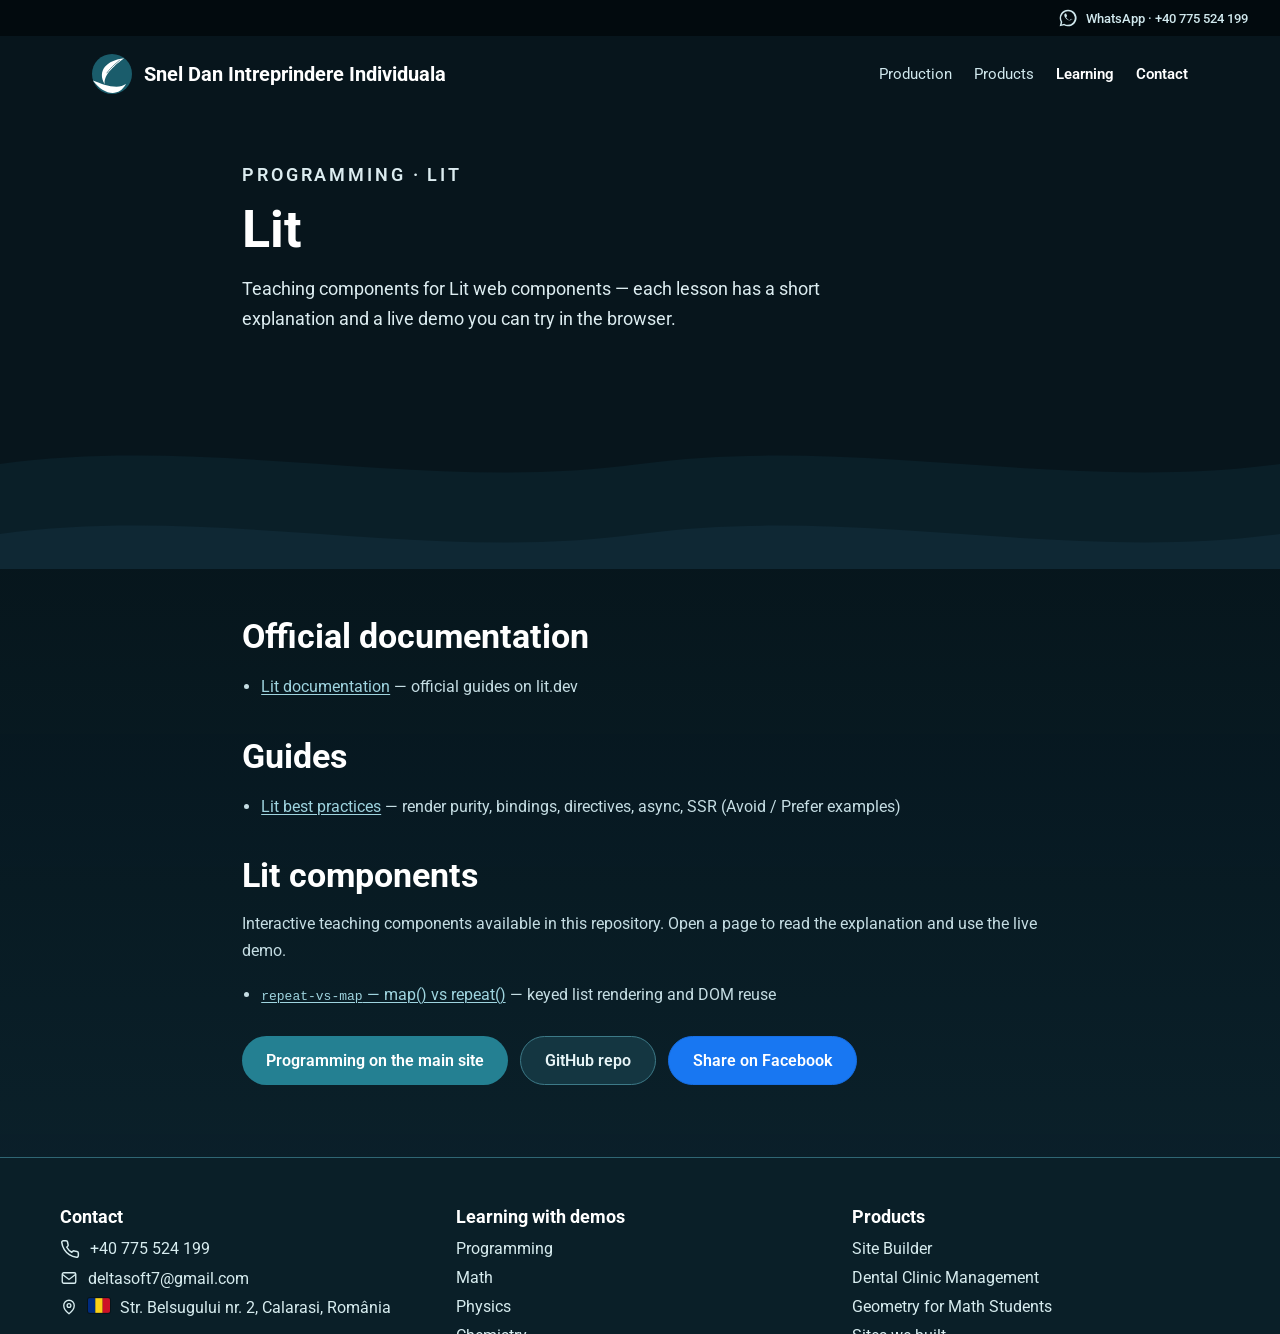
<file: index.html>
<!doctype html>
<html lang="en">
  <head>
    <meta charset="UTF-8" />
    <meta http-equiv="refresh" content="0; url=./docs/" />
    <meta name="viewport" content="width=device-width, initial-scale=1.0" />
    <title>Lit teaching demos</title>
    <link rel="canonical" href="./docs/" />
  </head>
  <body>
    <p>
      <a href="./docs/">Open Lit docs</a>
    </p>
  </body>
</html>
</file>
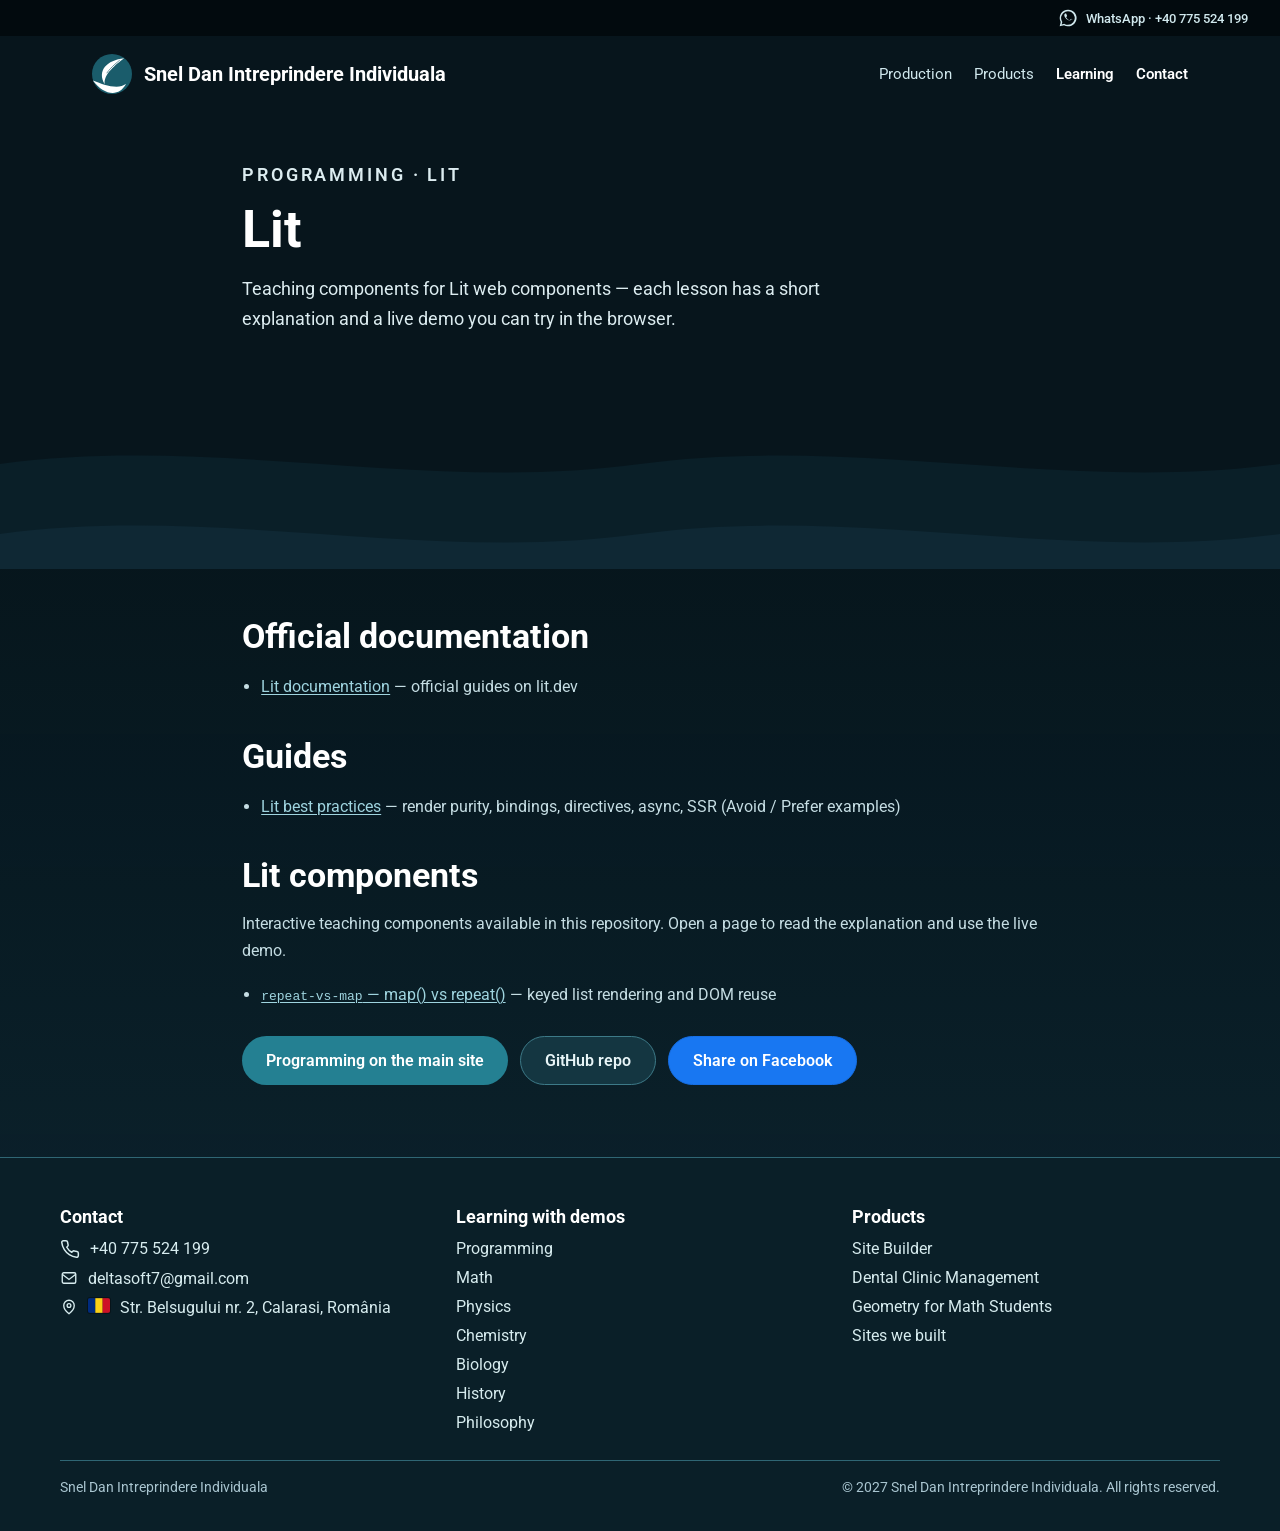
<file: docs/index.html>
<!doctype html>
<html lang="en">
  <head>
    <meta charset="utf-8" />
    <meta name="viewport" content="width=device-width, initial-scale=1" />
    <title>Lit | Learning with demos | Snel Dan Software</title>
    <meta
      name="description"
      content="Lit teaching components and interactive demos from Snel Dan Software."
    />
    <meta name="robots" content="index,follow" />
    <meta name="author" content="Snel Dan Intreprindere Individuala" />
    <link rel="canonical" href="https://schnellsoft.github.io/lit/" />
    <meta property="og:type" content="website" />
    <meta property="og:title" content="Lit | Learning with demos" />
    <meta
      property="og:description"
      content="Lit teaching components and interactive demos from Snel Dan Software."
    />
    <meta property="og:url" content="https://schnellsoft.github.io/lit/" />
    <meta property="og:locale" content="en_US" />
    <meta
      property="og:site_name"
      content="Snel Dan Intreprindere Individuala"
    />
    <meta
      property="og:image"
      content="https://sneldan.ro/promo/snel-dan-og-share.jpg"
    />
    <meta
      property="og:image:secure_url"
      content="https://sneldan.ro/promo/snel-dan-og-share.jpg"
    />
    <meta property="og:image:type" content="image/jpeg" />
    <meta property="og:image:width" content="1200" />
    <meta property="og:image:height" content="630" />
    <meta
      property="og:image:alt"
      content="Snel Dan Software — Lit learning demos"
    />
    <meta name="twitter:card" content="summary_large_image" />
    <meta name="twitter:title" content="Lit | Learning with demos" />
    <meta
      name="twitter:description"
      content="Lit teaching components and interactive demos from Snel Dan Software."
    />
    <meta
      name="twitter:image"
      content="https://sneldan.ro/promo/snel-dan-og-share.jpg"
    />
    <link
      rel="icon"
      href="https://schnellsoft.github.io/favicon.ico"
      sizes="any"
    />
    <meta name="color-scheme" content="dark" />
    <meta name="theme-color" content="#07151c" />
    <link
      href="https://fonts.googleapis.com/css2?family=Roboto:wght@400;500;700&amp;display=swap"
      rel="stylesheet"
    />
    <link rel="stylesheet" href="./assets/site-shared.css" />
  </head>
  <body>
    <div class="site-page">
      <div class="top-bar">
        <a
          href="https://wa.me/40775524199"
          target="_blank"
          rel="noopener noreferrer"
          aria-label="WhatsApp +40 775 524 199"
        >
          <svg
            viewBox="0 0 24 24"
            width="20"
            height="20"
            aria-hidden="true"
            fill="currentColor"
          >
            <path
              d="M17.5 14.4c-.3-.1-1.6-.8-1.9-.9s-.4-.1-.6.1-.7.9-.8 1-.3.2-.6.1a7.4 7.4 0 0 1-2.2-1.4 8.2 8.2 0 0 1-1.5-1.9c-.2-.3 0-.4.1-.6l.5-.6c.1-.2.2-.3.3-.5s0-.4 0-.5-.6-1.5-.8-2-.2-.5-.5-.5h-.5c-.2 0-.5.1-.7.3a2.4 2.4 0 0 0-.8 1.8 4.2 4.2 0 0 0 .9 2.2 9.6 9.6 0 0 0 3.7 3.5 12 12 0 0 0 1.3.5h.4c.4 0 .7 0 1-.2a4.6 4.6 0 0 0 1.1-.7 2 2 0 0 0 .4-1.2c0-.1 0-.2-.2-.3z"
            />
            <path
              d="M12 2a10 10 0 0 0-8.7 14.9L2 22l5.2-1.4A10 10 0 1 0 12 2zm0 18.2a8.2 8.2 0 0 1-4.2-1.1l-.3-.2-3.1.8.8-3-.2-.3A8.2 8.2 0 1 1 12 20.2z"
            />
          </svg>
          <span>WhatsApp · +40 775 524 199</span>
        </a>
      </div>
      <div class="hero-band">
        <header class="site-header">
          <a class="brand" href="https://schnellsoft.github.io/"
            ><svg
              viewBox="8.9 10.3 30.8 30.8"
              width="40"
              height="40"
              aria-hidden="true"
            >
              <circle cx="24.3" cy="25.7" r="15.4" fill="#1a5c6b" />
              <path
                d="M0,0 C-0.4186,-.25 -0.2963,-.7 0.1497,-1 C0.0146,-.7 -0.186,-.25 0,0Z"
                transform="translate(18.7085 33.5034) rotate(28.2518) scale(24.6479)"
                fill="#fff"
              />
              <path
                d="M0,0 C-0.4186,-.25 -0.2963,-.7 0.1497,-1 C0.0146,-.7 -0.186,-.25 0,0Z"
                transform="translate(35.1457 33.2086) rotate(-92.8061) scale(25.4331)"
                fill="#fff"
              />
              <path
                d="M30.0178,15.2683 C29.7287,15.5036 28.8621,16.1959 28.2834,16.68 C27.7046,17.1641 27.118,17.6627 26.5452,18.1728 C25.9723,18.6829 25.3989,19.2063 24.8463,19.7406 C24.2937,20.2748 23.7477,20.8213 23.2298,21.3781 C22.7118,21.9348 22.2075,22.5029 21.7386,23.0809 C21.2696,23.6589 20.6366,24.5518 20.4163,24.846"
                fill="none"
                stroke="#1a5c6b"
                stroke-width=".5"
                stroke-linecap="round"
              /></svg
            ><span>Snel Dan Intreprindere Individuala</span></a
          >
          <div class="site-menu">
            <button
              class="site-menu-toggle"
              type="button"
              aria-label="Open navigation menu"
              aria-expanded="false"
              aria-controls="site-nav"
            >
              <svg
                viewBox="0 0 24 24"
                width="24"
                height="24"
                aria-hidden="true"
                fill="none"
                stroke="currentColor"
                stroke-width="2"
                stroke-linecap="round"
              >
                <path d="M4 6h16M4 12h16M4 18h16" />
              </svg>
            </button>
            <nav class="site-nav" id="site-nav">
              <a href="https://schnellsoft.github.io/#production">Production</a>
              <a href="https://schnellsoft.github.io/#products">Products</a>
              <a
                href="https://schnellsoft.github.io/#learning"
                aria-current="page"
                >Learning</a
              >
              <a href="https://schnellsoft.github.io/#contact" class="contact"
                >Contact</a
              >
            </nav>
          </div>
        </header>

        <div class="hero-inner">
          <p class="eyebrow">Programming · Lit</p>
          <h1>Lit</h1>
          <p>
            Teaching components for Lit web components — each lesson has a short
            explanation and a live demo you can try in the browser.
          </p>
        </div>
        <div>
          <svg
            class="wave"
            viewBox="0 0 1440 120"
            preserveAspectRatio="none"
            aria-hidden="true"
          >
            <path
              d="M0,60 C240,10 480,110 720,60 C960,10 1200,110 1440,60 L1440,120 L0,120Z"
              fill="#0a1f28"
            />
          </svg>
        </div>
      </div>
      <div style="background: #0a1f28">
        <svg
          class="wave"
          viewBox="0 0 1440 120"
          preserveAspectRatio="none"
          aria-hidden="true"
        >
          <path
            d="M0,60 C240,10 480,110 720,60 C960,10 1200,110 1440,60 L1440,120 L0,120Z"
            fill="#0f2834"
          />
        </svg>
      </div>

      <main>
        <h2>Official documentation</h2>
        <ul class="feature-list">
          <li>
            <a
              href="https://lit.dev/docs/"
              target="_blank"
              rel="noopener noreferrer"
              >Lit documentation</a
            >
            — official guides on lit.dev
          </li>
        </ul>

        <h2 style="margin-top: 36px">Guides</h2>
        <ul class="feature-list">
          <li>
            <a href="./best-practices.html">Lit best practices</a>
            — render purity, bindings, directives, async, SSR (Avoid / Prefer
            examples)
          </li>
        </ul>

        <h2 style="margin-top: 36px">Lit components</h2>
        <p>
          Interactive teaching components available in this repository. Open a
          page to read the explanation and use the live demo.
        </p>
        <ul class="feature-list">
          <li>
            <a href="./repeat-vs-map.html"
              ><code>repeat-vs-map</code> — map() vs repeat()</a
            >
            — keyed list rendering and DOM reuse
          </li>
        </ul>

        <div class="cta-row">
          <a
            class="btn btn-primary"
            href="https://schnellsoft.github.io/learning/programming.html"
            >Programming on the main site</a
          >
          <a
            class="btn btn-ghost"
            href="https://github.com/schnellsoft/lit"
            target="_blank"
            rel="noopener noreferrer"
            >GitHub repo</a
          >
          <a
            class="btn btn-facebook"
            href="https://www.facebook.com/sharer/sharer.php?u=https%3A%2F%2Fschnellsoft.github.io%2Flit%2F"
            target="_blank"
            rel="noopener noreferrer"
            >Share on Facebook</a
          >
        </div>
      </main>

      <footer class="site-footer">
        <div class="footer-grid">
          <div>
            <h3>Contact</h3>
            <ul class="footer-contacts">
              <li>
                <svg
                  viewBox="0 0 24 24"
                  width="20"
                  height="20"
                  aria-hidden="true"
                  fill="none"
                  stroke="currentColor"
                  stroke-width="1.8"
                  stroke-linecap="round"
                  stroke-linejoin="round"
                >
                  <path
                    d="M22 16.9v3a2 2 0 0 1-2.2 2 19.8 19.8 0 0 1-8.6-3.1 19.5 19.5 0 0 1-6-6 19.8 19.8 0 0 1-3.1-8.7A2 2 0 0 1 4.1 2h3a2 2 0 0 1 2 1.7c.1 1 .3 2 .6 2.9a2 2 0 0 1-.5 2.1L8.1 9.9a16 16 0 0 0 6 6l1.2-1.1a2 2 0 0 1 2.1-.4c.9.3 1.9.5 2.9.6a2 2 0 0 1 1.7 2z"
                  /></svg
                ><a href="tel:+40775524199">+40 775 524 199</a>
              </li>
              <li>
                <svg
                  viewBox="0 0 24 24"
                  width="18"
                  height="18"
                  aria-hidden="true"
                  fill="none"
                  stroke="currentColor"
                  stroke-width="1.8"
                >
                  <rect x="3" y="5" width="18" height="14" rx="2" />
                  <path d="m3 7 9 7 9-7" /></svg
                ><a href="mailto:deltasoft7@gmail.com">deltasoft7@gmail.com</a>
              </li>
              <li>
                <svg
                  viewBox="0 0 24 24"
                  width="18"
                  height="18"
                  aria-hidden="true"
                  fill="none"
                  stroke="currentColor"
                  stroke-width="1.8"
                >
                  <path d="M12 21s7-5.3 7-11a7 7 0 1 0-14 0c0 5.7 7 11 7 11z" />
                  <circle cx="12" cy="10" r="2.5" /></svg
                ><svg
                  class="ro-flag"
                  viewBox="0 0 27 18"
                  width="22"
                  height="15"
                  aria-label="Romania"
                  role="img"
                >
                  <rect width="9" height="18" fill="#002B7F" />
                  <rect x="9" width="9" height="18" fill="#FCD116" />
                  <rect x="18" width="9" height="18" fill="#CE1126" /></svg
                ><span>Str. Belsugului nr. 2, Calarasi, România</span>
              </li>
            </ul>
          </div>
          <div>
            <h3>Learning with demos</h3>
            <ul class="footer-contacts">
              <li>
                <a
                  href="https://schnellsoft.github.io/learning/programming.html"
                  >Programming</a
                >
              </li>
              <li>
                <a href="https://schnellsoft.github.io/learning/math.html"
                  >Math</a
                >
              </li>
              <li>
                <a href="https://schnellsoft.github.io/learning/physics.html"
                  >Physics</a
                >
              </li>
              <li>
                <a href="https://schnellsoft.github.io/learning/chemistry.html"
                  >Chemistry</a
                >
              </li>
              <li>
                <a href="https://schnellsoft.github.io/learning/biology.html"
                  >Biology</a
                >
              </li>
              <li>
                <a href="https://schnellsoft.github.io/learning/history.html"
                  >History</a
                >
              </li>
              <li>
                <a href="https://schnellsoft.github.io/learning/philosophy.html"
                  >Philosophy</a
                >
              </li>
            </ul>
          </div>
          <div>
            <h3>Products</h3>
            <ul class="footer-contacts">
              <li>
                <a
                  href="https://schnellsoft.github.io/products/site-builder.html"
                  >Site Builder</a
                >
              </li>
              <li>
                <a href="https://schnellsoft.github.io/products/dcms.html"
                  >Dental Clinic Management</a
                >
              </li>
              <li>
                <a href="https://schnellsoft.github.io/products/geometry.html"
                  >Geometry for Math Students</a
                >
              </li>
              <li>
                <a href="https://schnellsoft.github.io/products/portfolio.html"
                  >Sites we built</a
                >
              </li>
            </ul>
          </div>
        </div>
        <div class="footer-bottom">
          <span>Snel Dan Intreprindere Individuala</span>
          <span
            >© 2027 Snel Dan Intreprindere Individuala. All rights
            reserved.</span
          >
        </div>
      </footer>
      <script src="./assets/nav.js"></script>
    </div>
  </body>
</html>
</file>
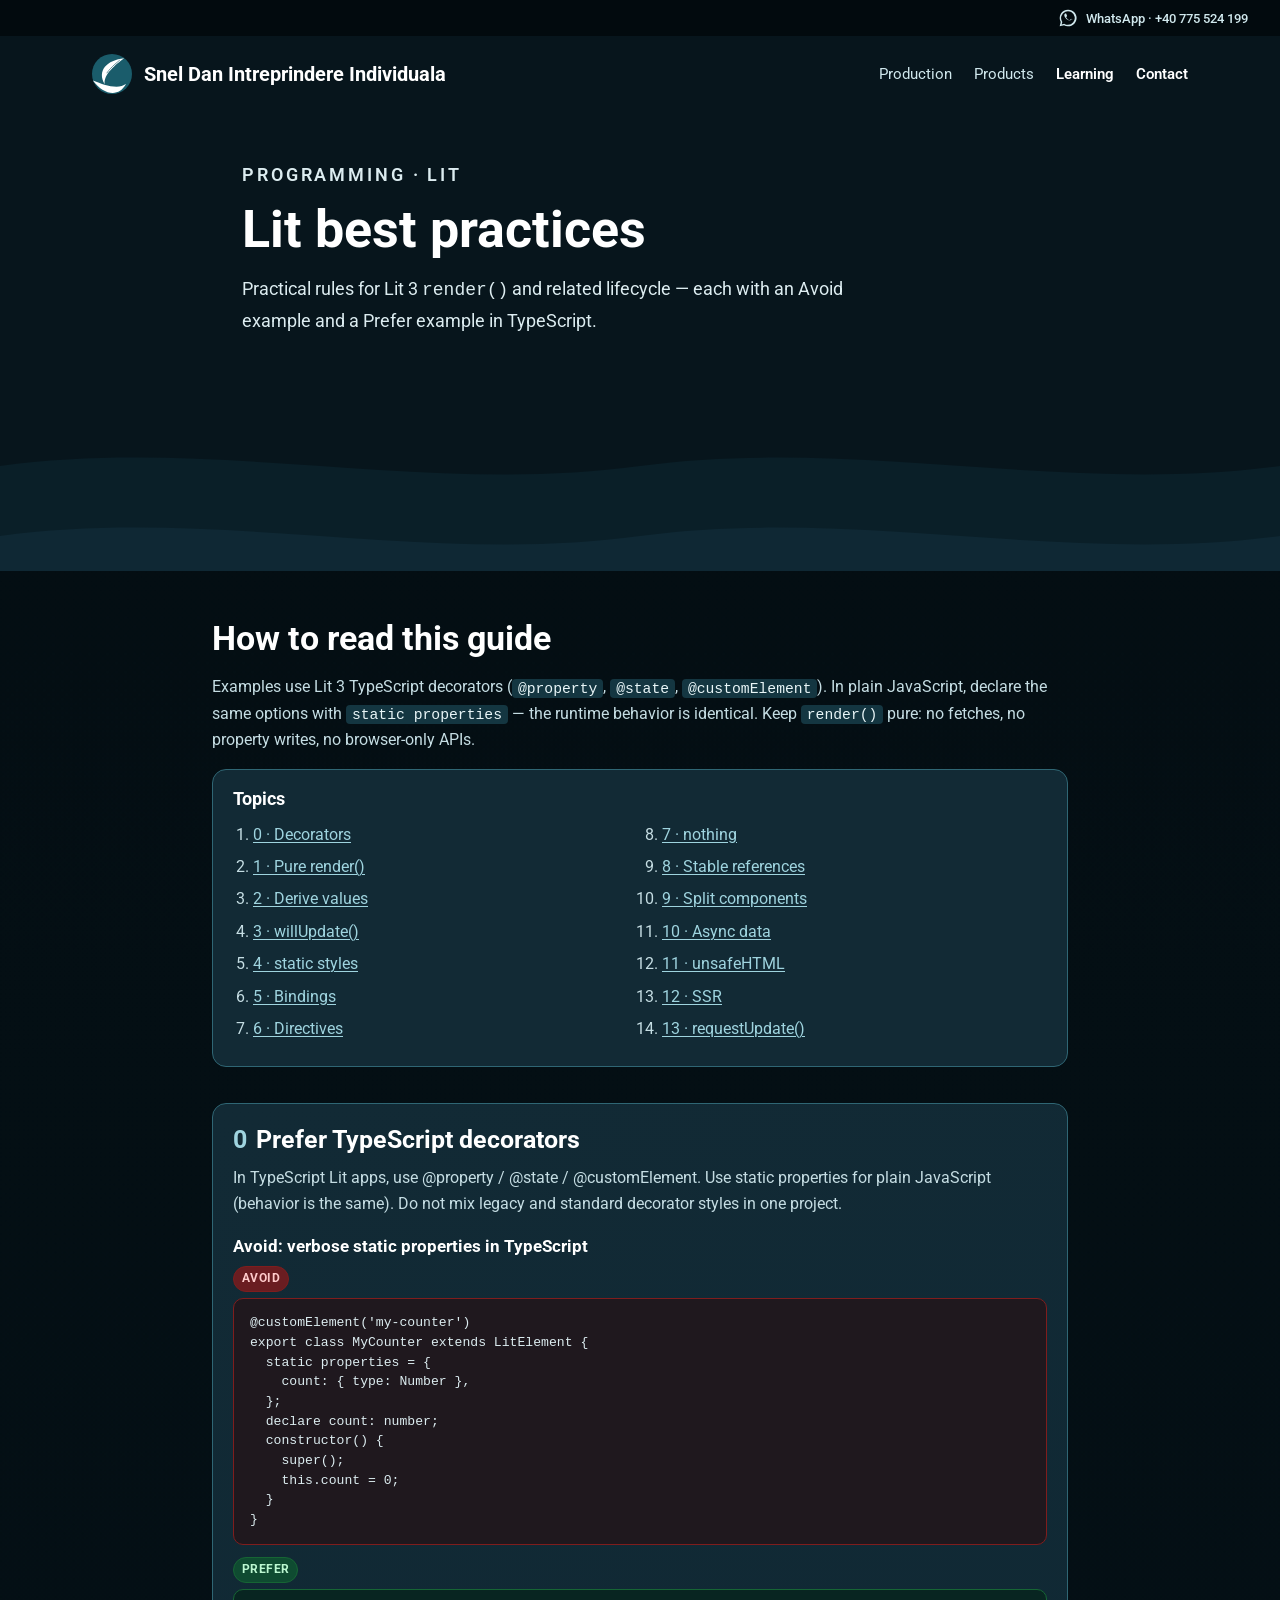
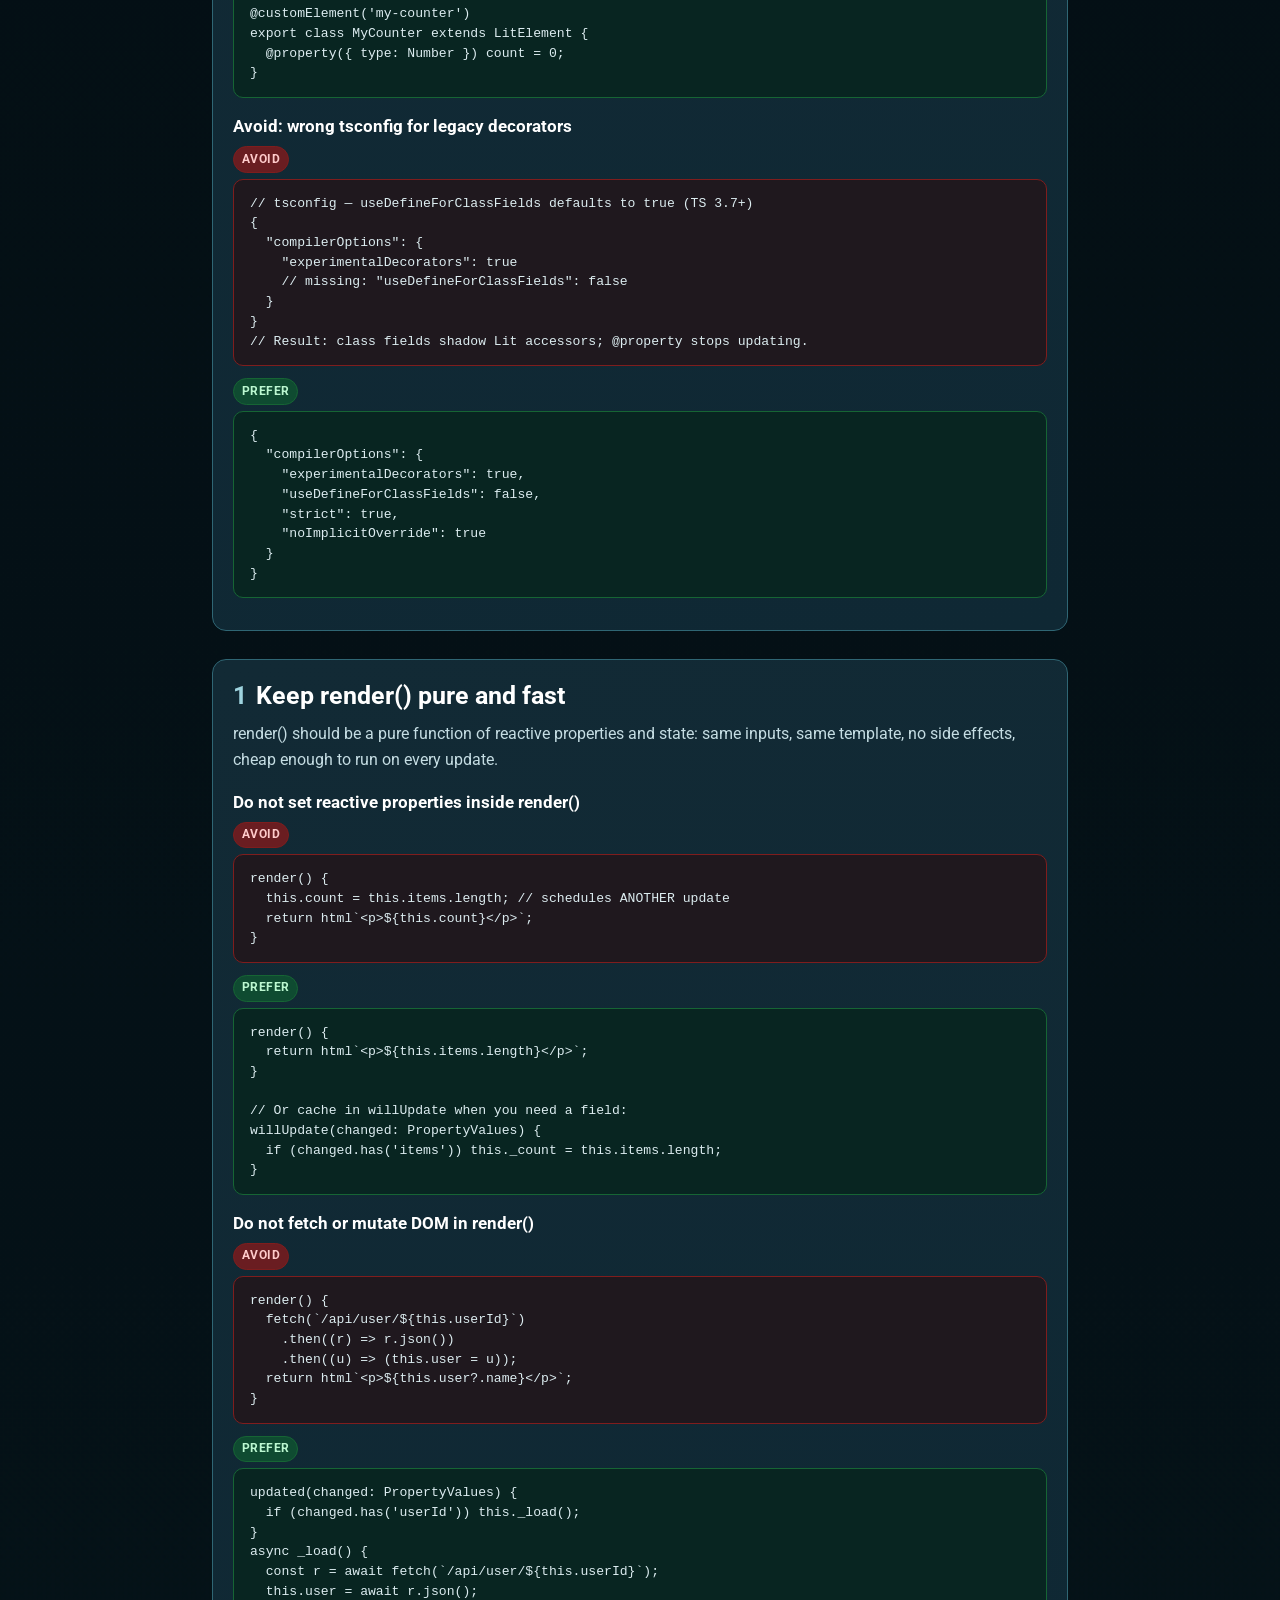
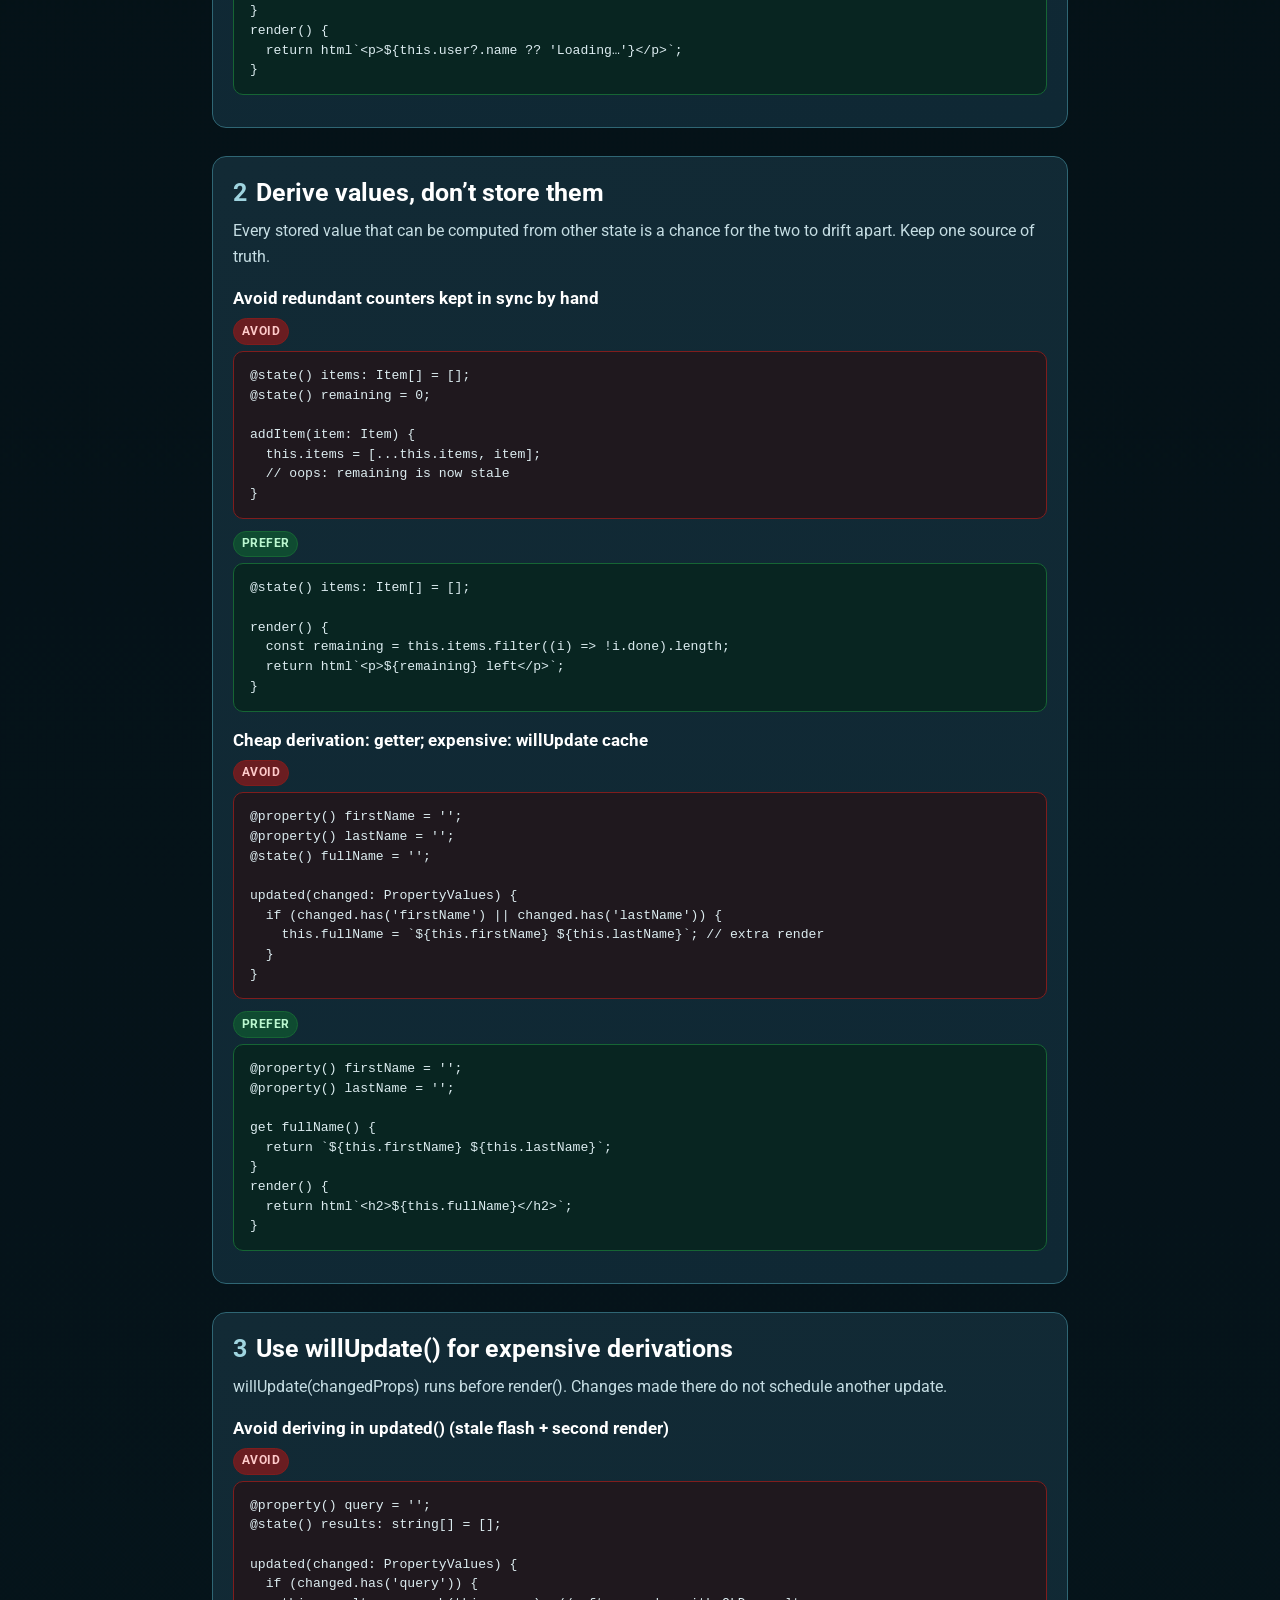
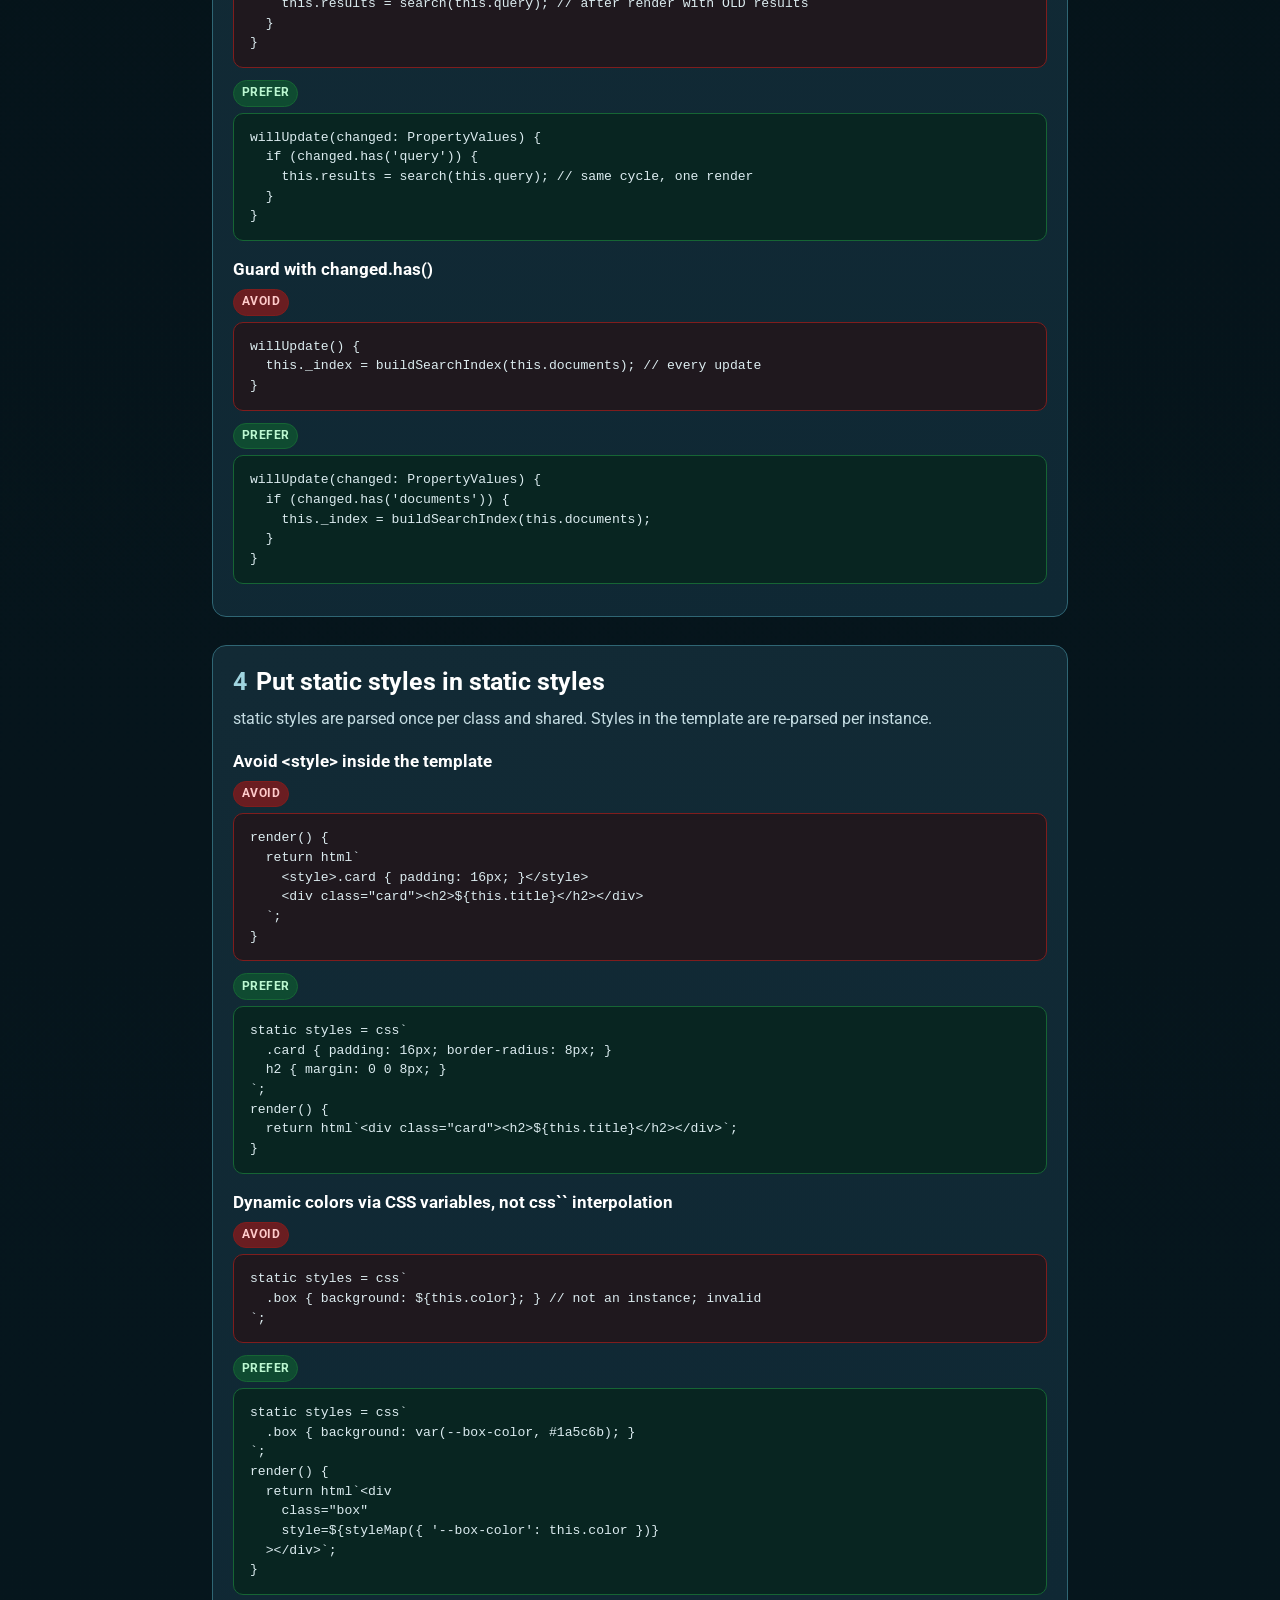
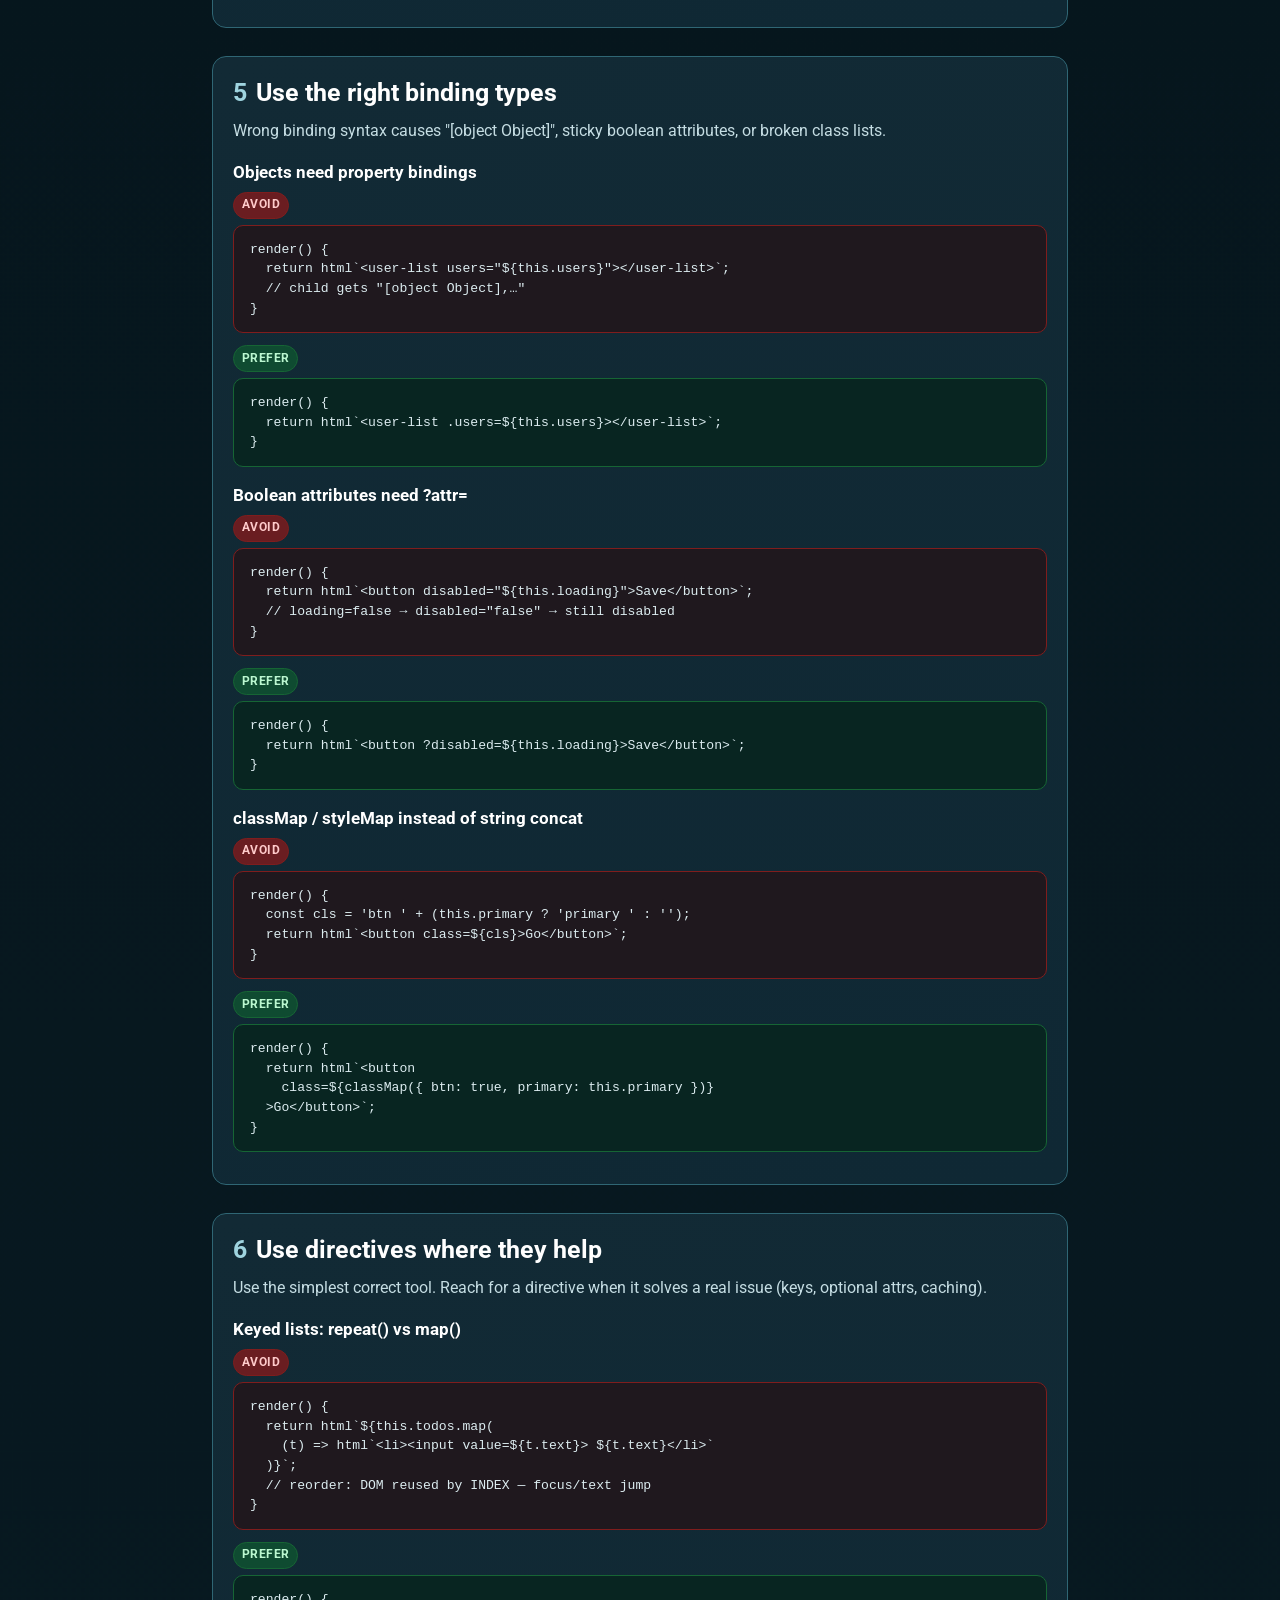
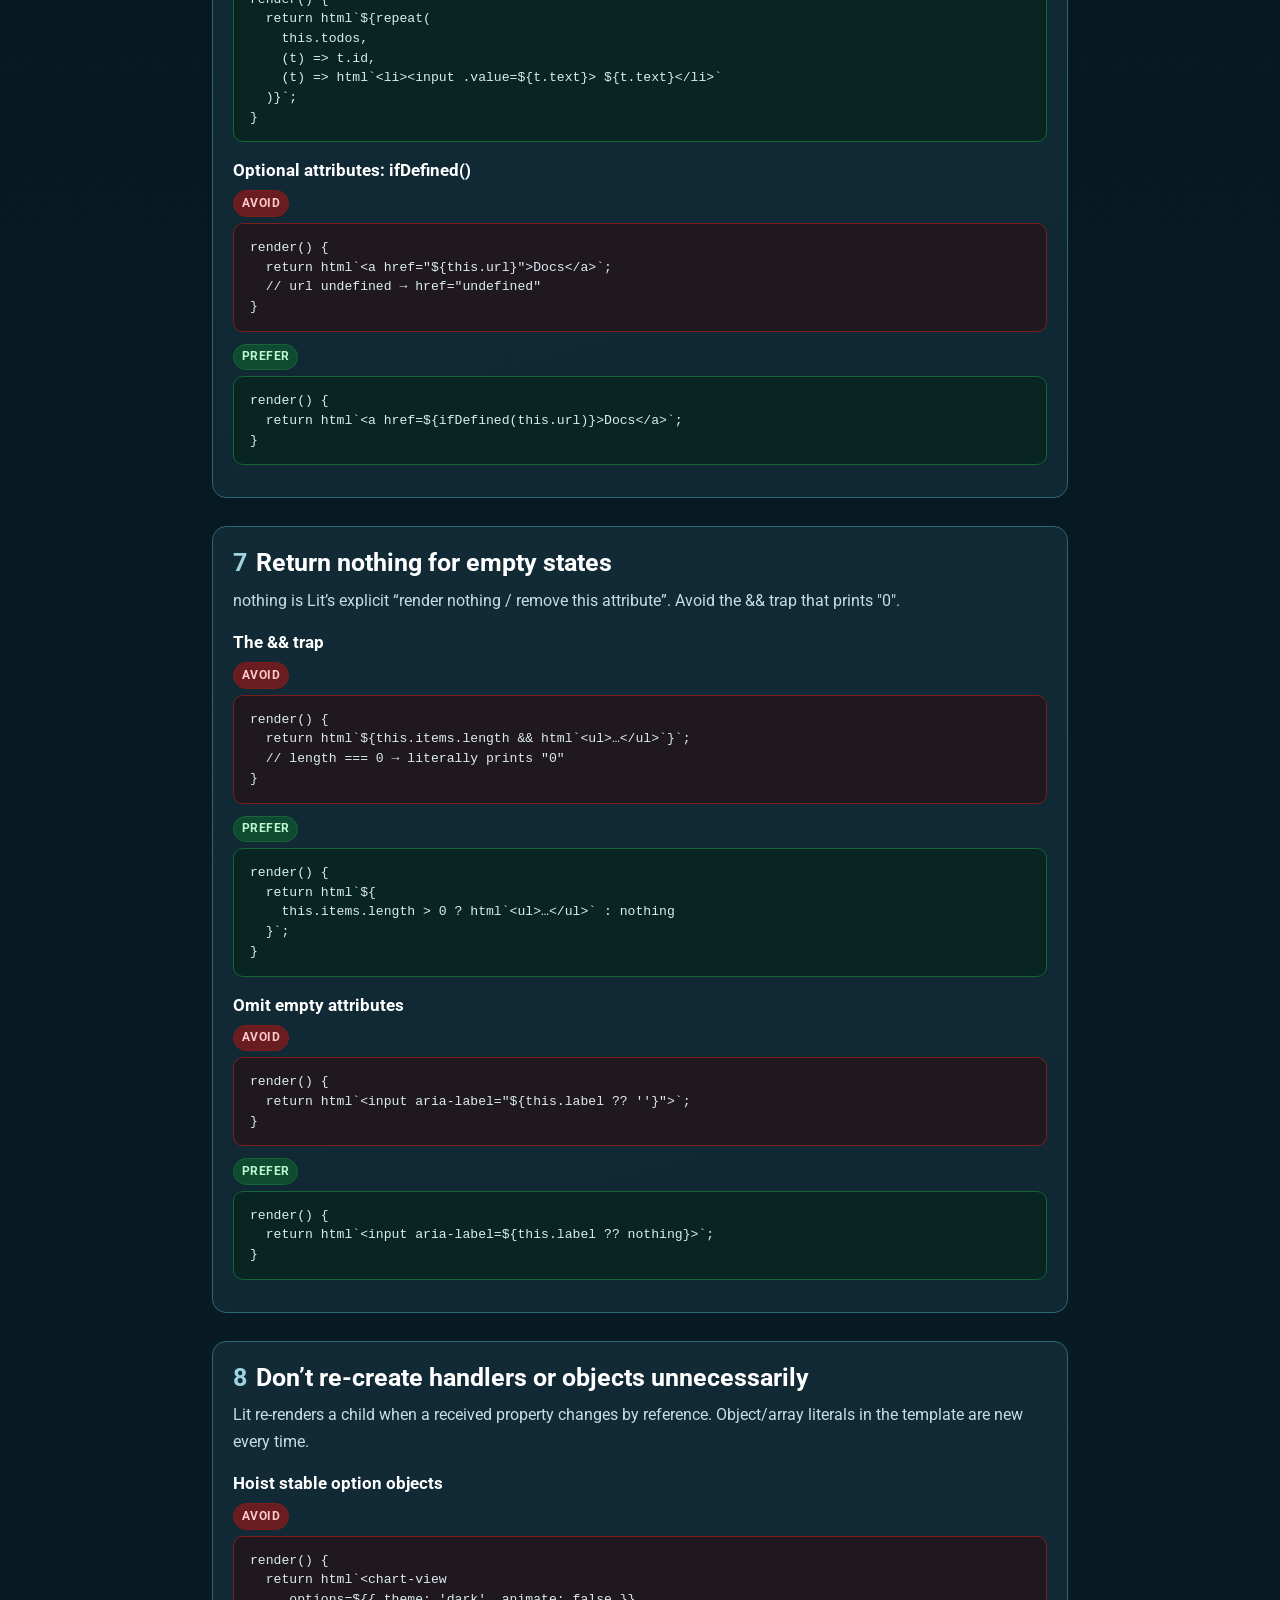
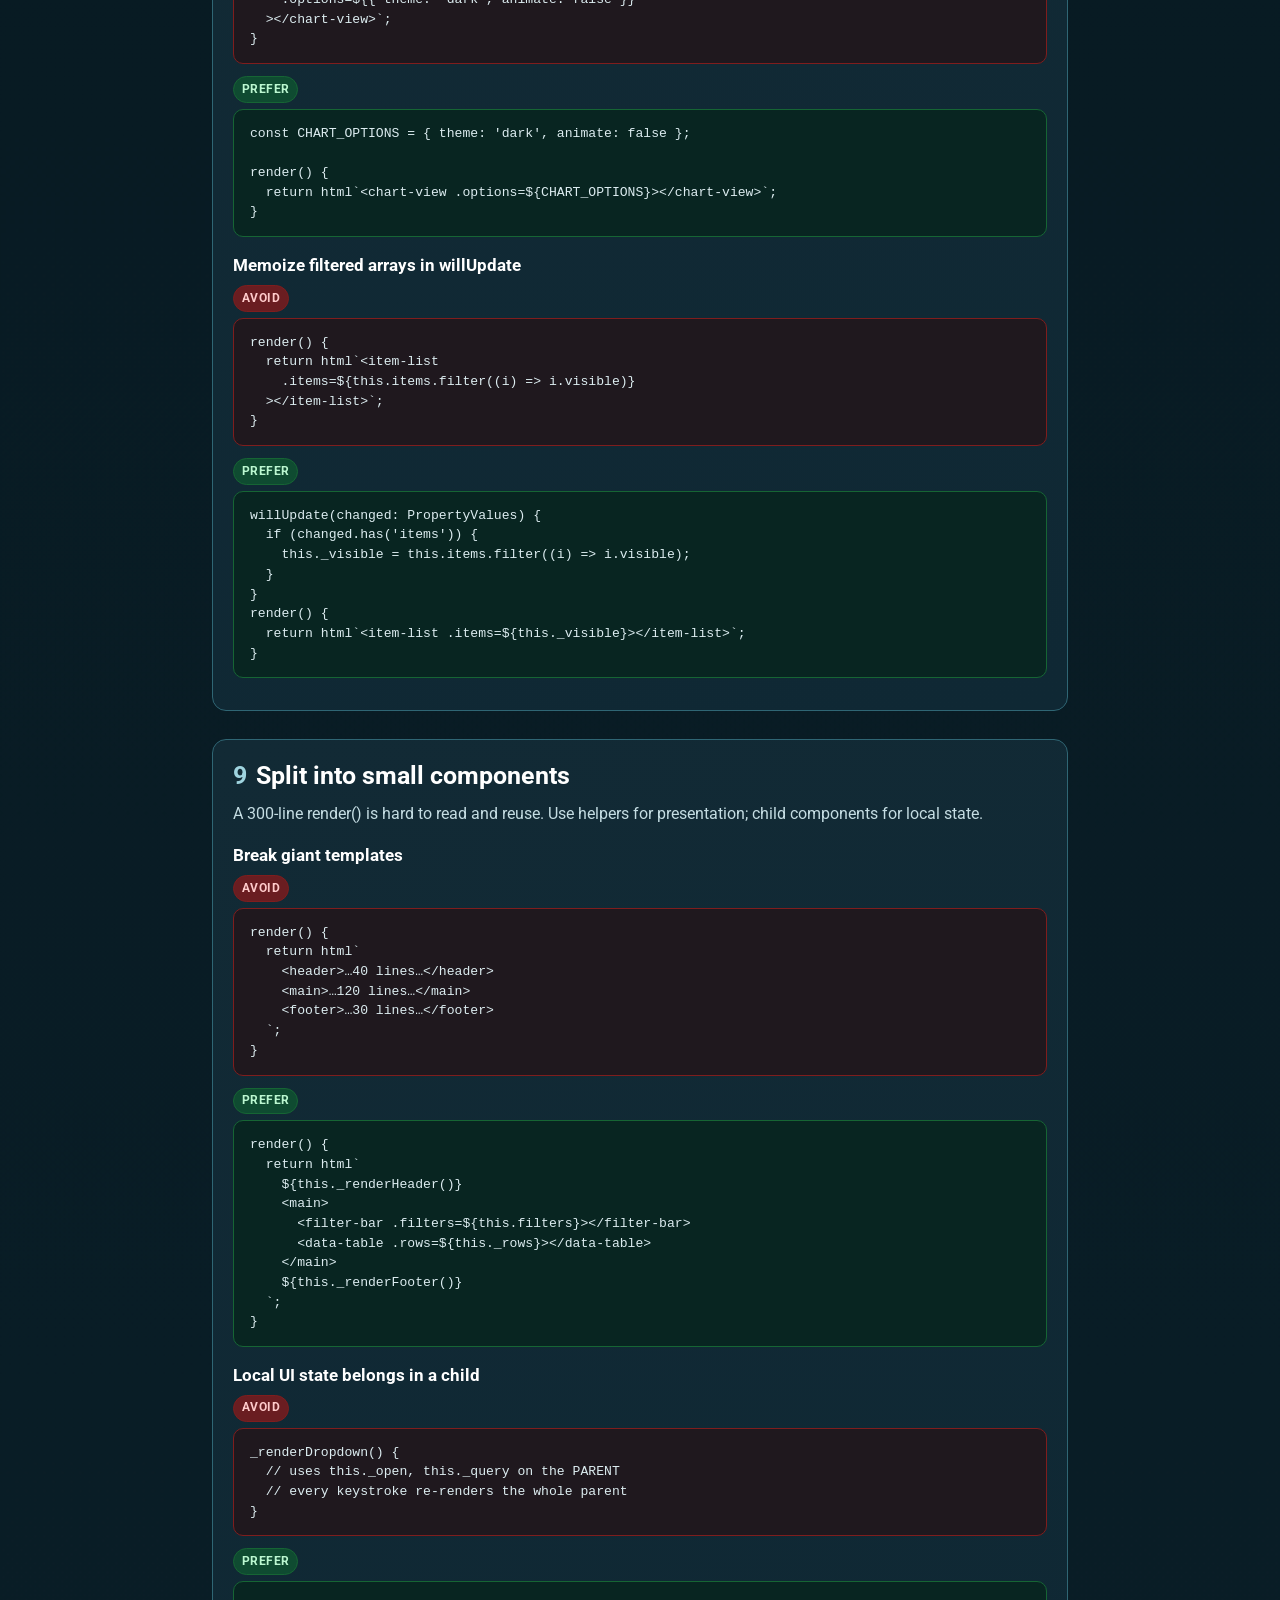
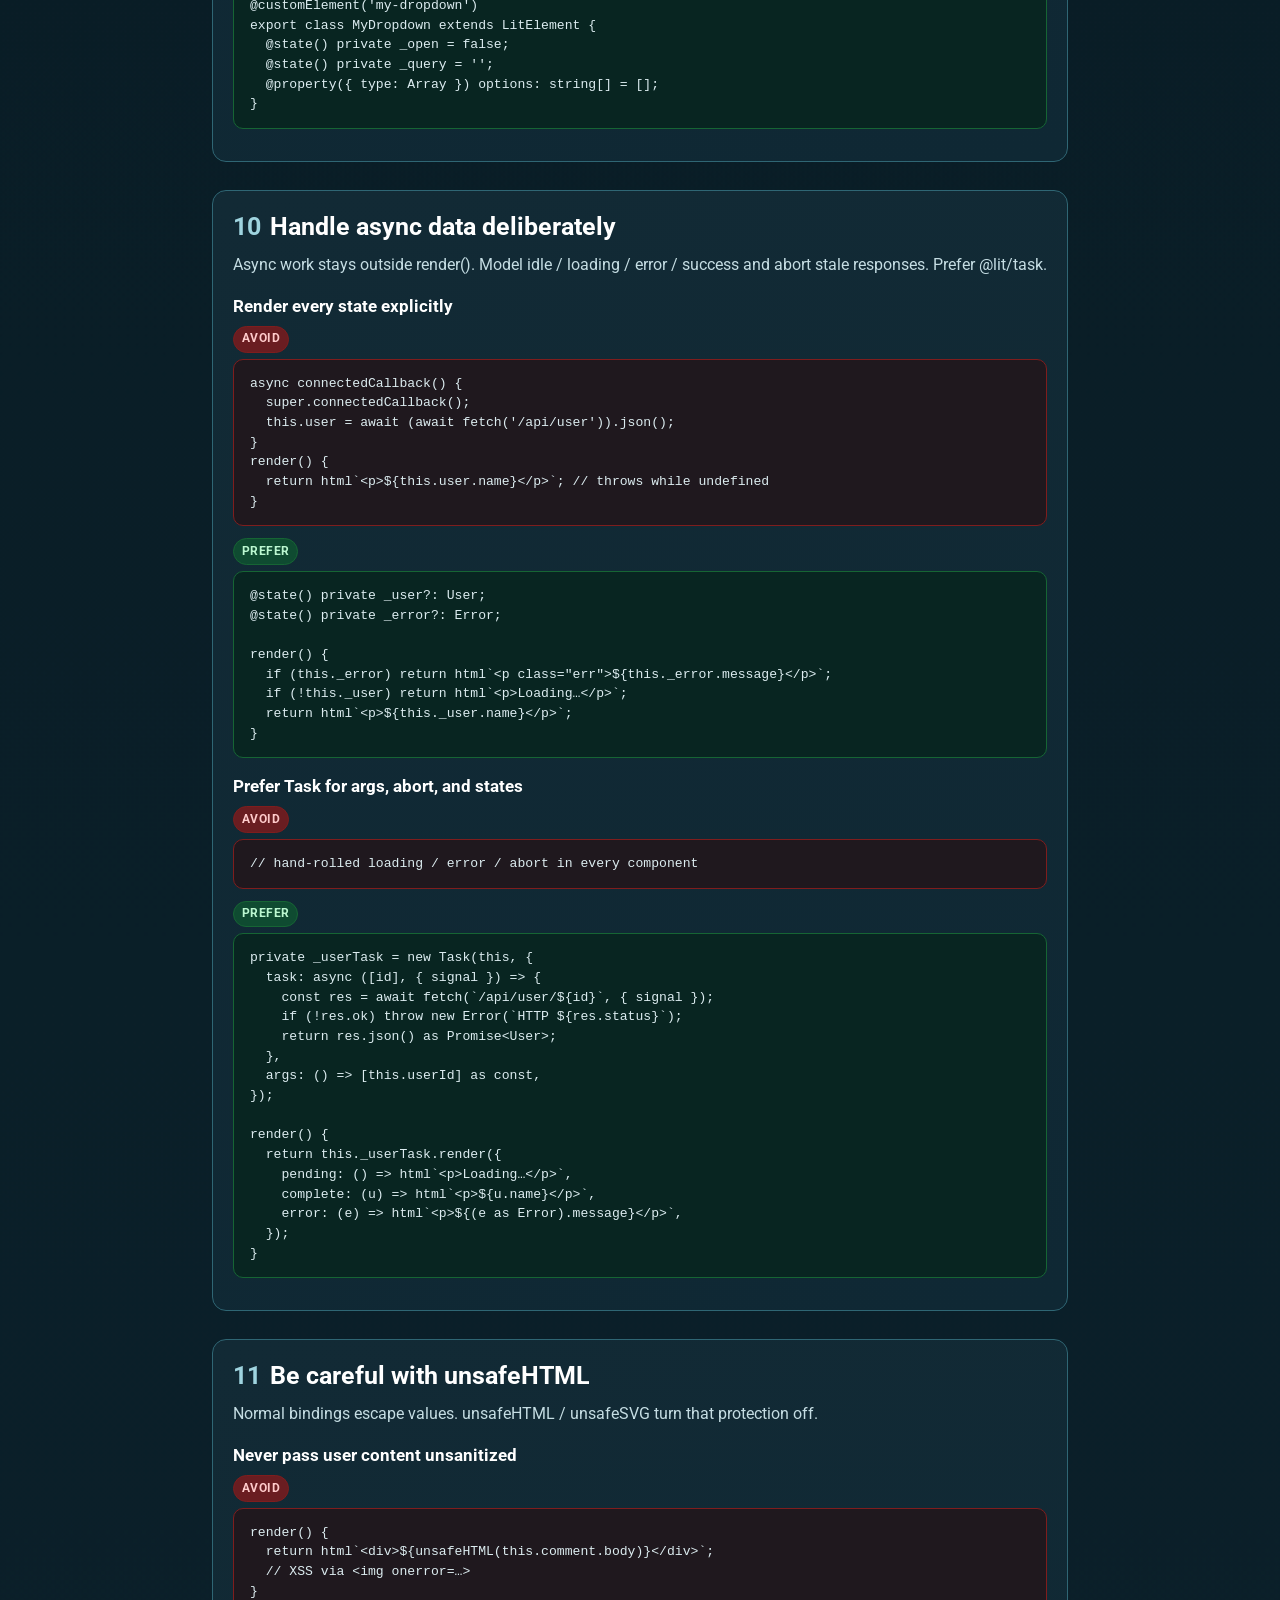
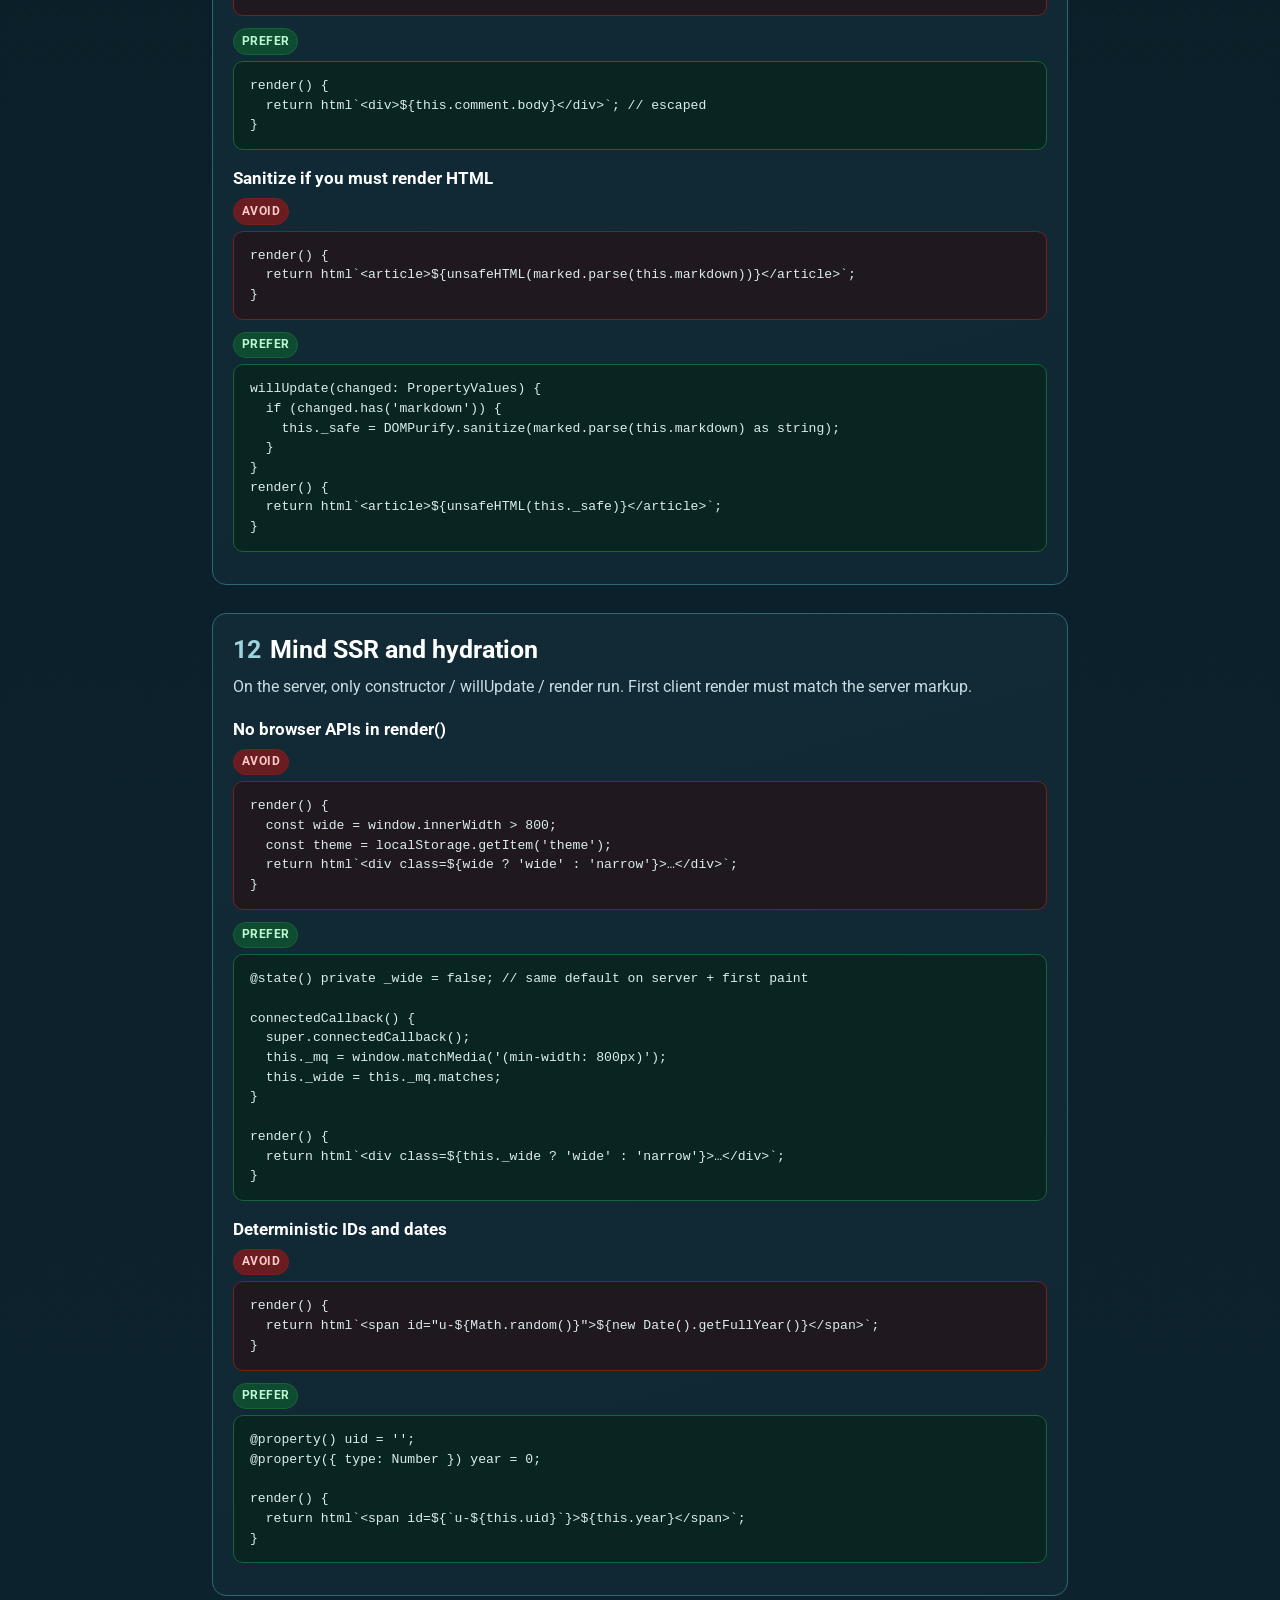
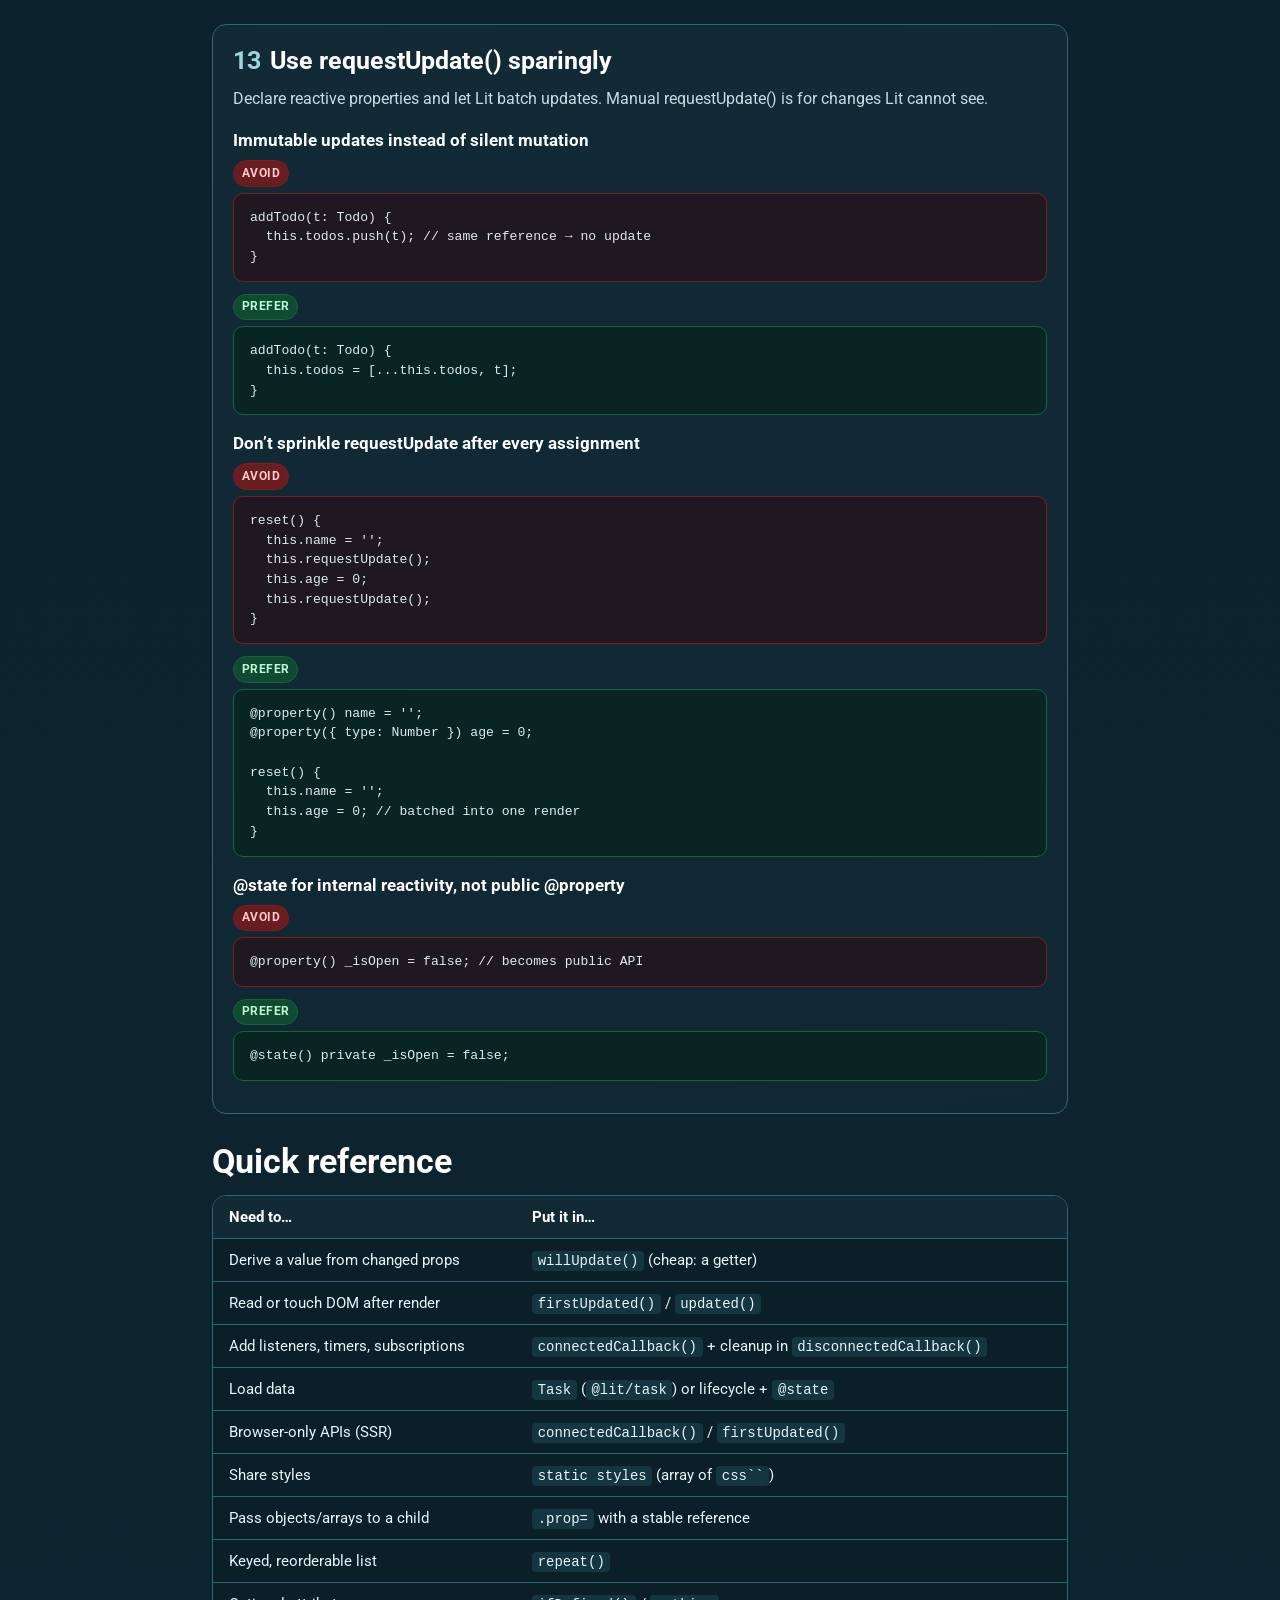
<file: docs/best-practices.html>
<!doctype html>
<html lang="en">
  <head>
    <meta charset="utf-8" />
    <meta name="viewport" content="width=device-width, initial-scale=1" />
    <title>Lit best practices | Lit | Learning with demos | Snel Dan Software</title>
    <meta
      name="description"
      content="Lit render() best practices with positive and negative TypeScript examples: purity, bindings, directives, async, SSR."
    />
    <meta name="robots" content="index,follow" />
    <meta name="author" content="Snel Dan Intreprindere Individuala" />
    <link
      rel="canonical"
      href="https://schnellsoft.github.io/lit/best-practices.html"
    />
    <meta property="og:type" content="article" />
    <meta property="og:title" content="Lit best practices | Lit learning" />
    <meta
      property="og:description"
      content="Render purity, bindings, directives, async Task, SSR — each rule with Avoid and Prefer examples."
    />
    <meta
      property="og:url"
      content="https://schnellsoft.github.io/lit/best-practices.html"
    />
    <meta property="og:locale" content="en_US" />
    <meta
      property="og:site_name"
      content="Snel Dan Intreprindere Individuala"
    />
    <meta
      property="og:image"
      content="https://schnellsoft.github.io/lit/assets/best-practices-og.jpg"
    />
    <meta
      property="og:image:secure_url"
      content="https://schnellsoft.github.io/lit/assets/best-practices-og.jpg"
    />
    <meta property="og:image:type" content="image/jpeg" />
    <meta property="og:image:width" content="1200" />
    <meta property="og:image:height" content="630" />
    <meta
      property="og:image:alt"
      content="Lit best practices — Avoid and Prefer examples for render()"
    />
    <meta name="twitter:card" content="summary_large_image" />
    <meta name="twitter:title" content="Lit best practices | Lit learning" />
    <meta
      name="twitter:description"
      content="Lit render() best practices with Avoid and Prefer TypeScript examples."
    />
    <meta
      name="twitter:image"
      content="https://schnellsoft.github.io/lit/assets/best-practices-og.jpg"
    />
    <link
      rel="icon"
      href="https://schnellsoft.github.io/favicon.ico"
      sizes="any"
    />
    <link
      rel="icon"
      type="image/png"
      sizes="32x32"
      href="https://schnellsoft.github.io/icons/favicon-32x32.png"
    />
    <link
      rel="apple-touch-icon"
      sizes="180x180"
      href="https://schnellsoft.github.io/icons/apple-touch-icon.png"
    />
    <meta name="color-scheme" content="dark" />
    <meta name="theme-color" content="#07151c" />
    <link
      href="https://fonts.googleapis.com/css2?family=Roboto:wght@400;500;700&amp;display=swap"
      rel="stylesheet"
    />
    <link rel="stylesheet" href="./assets/site-shared.css" />
    <style>
      main {
        max-width: 920px;
      }
      .toc {
        margin: 0 0 36px;
        padding: 18px 20px;
        border: 1px solid #2f6674;
        border-radius: 14px;
        background: #122a35;
      }
      .toc h2 {
        margin: 0 0 12px;
        font-size: 1.15rem;
      }
      .toc ol {
        margin: 0;
        padding-left: 1.25em;
        columns: 2;
        gap: 24px;
      }
      .toc li {
        margin: 0 0 6px;
        break-inside: avoid;
      }
      @media (max-width: 640px) {
        .toc ol {
          columns: 1;
        }
      }
      .rule {
        margin: 0 0 28px;
        padding: 22px 20px 20px;
        border: 1px solid #2f6674;
        border-radius: 14px;
        background: linear-gradient(165deg, #122a35, #0f2834);
      }
      .rule h2 {
        margin: 0 0 10px;
        font-size: clamp(1.25rem, 2.5vw, 1.55rem);
        display: flex;
        align-items: baseline;
        gap: 0.55rem;
        flex-wrap: wrap;
      }
      .rule .num {
        color: #9fd4df;
        font-variant-numeric: tabular-nums;
      }
      .rule .blurb {
        margin: 0 0 16px;
      }
      .rule .sub {
        margin: 18px 0 10px;
        font-size: 1.05rem;
        color: #fff;
      }
      .ex {
        margin: 0 0 12px;
      }
      .badge {
        display: inline-block;
        margin: 0 0 6px;
        padding: 0.2em 0.65em;
        border-radius: 999px;
        font-size: 0.75rem;
        font-weight: 700;
        letter-spacing: 0.04em;
        text-transform: uppercase;
      }
      .badge-bad {
        background: color-mix(in srgb, #b91c1c 55%, #0a1f28);
        color: #fecaca;
        border: 1px solid #7f1d1d;
      }
      .badge-good {
        background: color-mix(in srgb, #15803d 45%, #0a1f28);
        color: #bbf7d0;
        border: 1px solid #166534;
      }
      .ex.bad pre {
        border-color: #7f1d1d;
        background: color-mix(in srgb, #450a0a 35%, #0a1f28);
      }
      .ex.good pre {
        border-color: #166534;
        background: color-mix(in srgb, #052e16 40%, #0a1f28);
      }
      main pre {
        margin: 0;
        padding: 14px 16px;
        overflow-x: auto;
        border-radius: 10px;
        border: 1px solid #2f6674;
        font-family: ui-monospace, SFMono-Regular, Menlo, Consolas, monospace;
        font-size: 0.82rem;
        line-height: 1.5;
        color: #dcecf0;
        white-space: pre;
      }
      main pre code {
        background: transparent;
        padding: 0;
        color: inherit;
        font: inherit;
      }
      main code {
        background: #143641;
        padding: 0.12em 0.4em;
        border-radius: 4px;
        color: #e8f5f7;
        font-family: ui-monospace, SFMono-Regular, Menlo, Consolas, monospace;
        font-size: 0.92em;
      }
      .cheat {
        margin: 8px 0 28px;
        overflow-x: auto;
        border: 1px solid #2f6674;
        border-radius: 14px;
        background: #0a1f28;
      }
      .cheat table {
        width: 100%;
        border-collapse: collapse;
        font-size: 0.95rem;
      }
      .cheat th,
      .cheat td {
        padding: 12px 16px;
        text-align: left;
        border-bottom: 1px solid #2f6674;
        vertical-align: top;
      }
      .cheat th {
        color: #fff;
        background: #122a35;
      }
      .cheat tr:last-child td {
        border-bottom: 0;
      }
    </style>
  </head>
  <body>
    <div class="site-page">
      <div class="top-bar">
        <a
          href="https://wa.me/40775524199"
          target="_blank"
          rel="noopener noreferrer"
          aria-label="WhatsApp +40 775 524 199"
        >
          <svg
            viewBox="0 0 24 24"
            width="20"
            height="20"
            aria-hidden="true"
            fill="currentColor"
          >
            <path
              d="M17.5 14.4c-.3-.1-1.6-.8-1.9-.9s-.4-.1-.6.1-.7.9-.8 1-.3.2-.6.1a7.4 7.4 0 0 1-2.2-1.4 8.2 8.2 0 0 1-1.5-1.9c-.2-.3 0-.4.1-.6l.5-.6c.1-.2.2-.3.3-.5s0-.4 0-.5-.6-1.5-.8-2-.2-.5-.5-.5h-.5c-.2 0-.5.1-.7.3a2.4 2.4 0 0 0-.8 1.8 4.2 4.2 0 0 0 .9 2.2 9.6 9.6 0 0 0 3.7 3.5 12 12 0 0 0 1.3.5h.4c.4 0 .7 0 1-.2a4.6 4.6 0 0 0 1.1-.7 2 2 0 0 0 .4-1.2c0-.1 0-.2-.2-.3z"
            />
            <path
              d="M12 2a10 10 0 0 0-8.7 14.9L2 22l5.2-1.4A10 10 0 1 0 12 2zm0 18.2a8.2 8.2 0 0 1-4.2-1.1l-.3-.2-3.1.8.8-3-.2-.3A8.2 8.2 0 1 1 12 20.2z"
            />
          </svg>
          <span>WhatsApp · +40 775 524 199</span>
        </a>
      </div>
      <div class="hero-band">
        <header class="site-header">
          <a class="brand" href="https://schnellsoft.github.io/"
            ><svg
              viewBox="8.9 10.3 30.8 30.8"
              width="40"
              height="40"
              aria-hidden="true"
            >
              <circle cx="24.3" cy="25.7" r="15.4" fill="#1a5c6b" />
              <path
                d="M0,0 C-0.4186,-.25 -0.2963,-.7 0.1497,-1 C0.0146,-.7 -0.186,-.25 0,0Z"
                transform="translate(18.7085 33.5034) rotate(28.2518) scale(24.6479)"
                fill="#fff"
              />
              <path
                d="M0,0 C-0.4186,-.25 -0.2963,-.7 0.1497,-1 C0.0146,-.7 -0.186,-.25 0,0Z"
                transform="translate(35.1457 33.2086) rotate(-92.8061) scale(25.4331)"
                fill="#fff"
              />
              <path
                d="M30.0178,15.2683 C29.7287,15.5036 28.8621,16.1959 28.2834,16.68 C27.7046,17.1641 27.118,17.6627 26.5452,18.1728 C25.9723,18.6829 25.3989,19.2063 24.8463,19.7406 C24.2937,20.2748 23.7477,20.8213 23.2298,21.3781 C22.7118,21.9348 22.2075,22.5029 21.7386,23.0809 C21.2696,23.6589 20.6366,24.5518 20.4163,24.846"
                fill="none"
                stroke="#1a5c6b"
                stroke-width=".5"
                stroke-linecap="round"
              /></svg
            ><span>Snel Dan Intreprindere Individuala</span></a
          >
          <div class="site-menu">
            <button
              class="site-menu-toggle"
              type="button"
              aria-label="Open navigation menu"
              aria-expanded="false"
              aria-controls="site-nav"
            >
              <svg
                viewBox="0 0 24 24"
                width="24"
                height="24"
                aria-hidden="true"
                fill="none"
                stroke="currentColor"
                stroke-width="2"
                stroke-linecap="round"
              >
                <path d="M4 6h16M4 12h16M4 18h16" />
              </svg>
            </button>
            <nav class="site-nav" id="site-nav">
              <a href="https://schnellsoft.github.io/#production">Production</a>
              <a href="https://schnellsoft.github.io/#products">Products</a>
              <a
                href="https://schnellsoft.github.io/#learning"
                aria-current="page"
                >Learning</a
              >
              <a href="https://schnellsoft.github.io/#contact" class="contact"
                >Contact</a
              >
            </nav>
          </div>
        </header>

        <div class="hero-inner">
          <p class="eyebrow">Programming · Lit</p>
          <h1>Lit best practices</h1>
          <p>
            Practical rules for Lit 3 <code>render()</code> and related
            lifecycle — each with an Avoid example and a Prefer example in
            TypeScript.
          </p>
        </div>
        <div>
          <svg
            class="wave"
            viewBox="0 0 1440 120"
            preserveAspectRatio="none"
            aria-hidden="true"
          >
            <path
              d="M0,60 C240,10 480,110 720,60 C960,10 1200,110 1440,60 L1440,120 L0,120Z"
              fill="#0a1f28"
            />
          </svg>
        </div>
      </div>
      <div style="background: #0a1f28">
        <svg
          class="wave"
          viewBox="0 0 1440 120"
          preserveAspectRatio="none"
          aria-hidden="true"
        >
          <path
            d="M0,60 C240,10 480,110 720,60 C960,10 1200,110 1440,60 L1440,120 L0,120Z"
            fill="#0f2834"
          />
        </svg>
      </div>

      <main>
        <h2>How to read this guide</h2>
        <p>
          Examples use Lit 3 TypeScript decorators
          (<code>@property</code>, <code>@state</code>,
          <code>@customElement</code>). In plain JavaScript, declare the same
          options with <code>static properties</code> — the runtime behavior is
          identical. Keep <code>render()</code> pure: no fetches, no property
          writes, no browser-only APIs.
        </p>

        <nav class="toc" aria-label="Best practices topics">
          <h2>Topics</h2>
          <ol>
            <li><a href="#decorators">0 · Decorators</a></li>
            <li><a href="#pure-render">1 · Pure render()</a></li>
            <li><a href="#derive">2 · Derive values</a></li>
            <li><a href="#will-update">3 · willUpdate()</a></li>
            <li><a href="#static-styles">4 · static styles</a></li>
            <li><a href="#bindings">5 · Bindings</a></li>
            <li><a href="#directives">6 · Directives</a></li>
            <li><a href="#nothing">7 · nothing</a></li>
            <li><a href="#stable-refs">8 · Stable references</a></li>
            <li><a href="#split">9 · Split components</a></li>
            <li><a href="#async">10 · Async data</a></li>
            <li><a href="#unsafe-html">11 · unsafeHTML</a></li>
            <li><a href="#ssr">12 · SSR</a></li>
            <li><a href="#request-update">13 · requestUpdate()</a></li>
          </ol>
        </nav>


        <article class="rule" id="decorators">
          <h2><span class="num">0</span> Prefer TypeScript decorators</h2>
          <p class="blurb">In TypeScript Lit apps, use @property / @state / @customElement. Use static properties for plain JavaScript (behavior is the same). Do not mix legacy and standard decorator styles in one project.</p>
          <h3 class="sub">Avoid: verbose static properties in TypeScript</h3><div class="ex bad">
          <p class="badge badge-bad">Avoid</p>
          <pre><code>@customElement(&#x27;my-counter&#x27;)
export class MyCounter extends LitElement {
  static properties = {
    count: { type: Number },
  };
  declare count: number;
  constructor() {
    super();
    this.count = 0;
  }
}</code></pre>
        </div><div class="ex good">
          <p class="badge badge-good">Prefer</p>
          <pre><code>@customElement(&#x27;my-counter&#x27;)
export class MyCounter extends LitElement {
  @property({ type: Number }) count = 0;
}</code></pre>
        </div><h3 class="sub">Avoid: wrong tsconfig for legacy decorators</h3><div class="ex bad">
          <p class="badge badge-bad">Avoid</p>
          <pre><code>// tsconfig — useDefineForClassFields defaults to true (TS 3.7+)
{
  &quot;compilerOptions&quot;: {
    &quot;experimentalDecorators&quot;: true
    // missing: &quot;useDefineForClassFields&quot;: false
  }
}
// Result: class fields shadow Lit accessors; @property stops updating.</code></pre>
        </div><div class="ex good">
          <p class="badge badge-good">Prefer</p>
          <pre><code>{
  &quot;compilerOptions&quot;: {
    &quot;experimentalDecorators&quot;: true,
    &quot;useDefineForClassFields&quot;: false,
    &quot;strict&quot;: true,
    &quot;noImplicitOverride&quot;: true
  }
}</code></pre>
        </div>
        </article>
        <article class="rule" id="pure-render">
          <h2><span class="num">1</span> Keep render() pure and fast</h2>
          <p class="blurb">render() should be a pure function of reactive properties and state: same inputs, same template, no side effects, cheap enough to run on every update.</p>
          <h3 class="sub">Do not set reactive properties inside render()</h3><div class="ex bad">
          <p class="badge badge-bad">Avoid</p>
          <pre><code>render() {
  this.count = this.items.length; // schedules ANOTHER update
  return html`&lt;p&gt;${this.count}&lt;/p&gt;`;
}</code></pre>
        </div><div class="ex good">
          <p class="badge badge-good">Prefer</p>
          <pre><code>render() {
  return html`&lt;p&gt;${this.items.length}&lt;/p&gt;`;
}

// Or cache in willUpdate when you need a field:
willUpdate(changed: PropertyValues) {
  if (changed.has(&#x27;items&#x27;)) this._count = this.items.length;
}</code></pre>
        </div><h3 class="sub">Do not fetch or mutate DOM in render()</h3><div class="ex bad">
          <p class="badge badge-bad">Avoid</p>
          <pre><code>render() {
  fetch(`/api/user/${this.userId}`)
    .then((r) =&gt; r.json())
    .then((u) =&gt; (this.user = u));
  return html`&lt;p&gt;${this.user?.name}&lt;/p&gt;`;
}</code></pre>
        </div><div class="ex good">
          <p class="badge badge-good">Prefer</p>
          <pre><code>updated(changed: PropertyValues) {
  if (changed.has(&#x27;userId&#x27;)) this._load();
}
async _load() {
  const r = await fetch(`/api/user/${this.userId}`);
  this.user = await r.json();
}
render() {
  return html`&lt;p&gt;${this.user?.name ?? &#x27;Loading…&#x27;}&lt;/p&gt;`;
}</code></pre>
        </div>
        </article>
        <article class="rule" id="derive">
          <h2><span class="num">2</span> Derive values, don’t store them</h2>
          <p class="blurb">Every stored value that can be computed from other state is a chance for the two to drift apart. Keep one source of truth.</p>
          <h3 class="sub">Avoid redundant counters kept in sync by hand</h3><div class="ex bad">
          <p class="badge badge-bad">Avoid</p>
          <pre><code>@state() items: Item[] = [];
@state() remaining = 0;

addItem(item: Item) {
  this.items = [...this.items, item];
  // oops: remaining is now stale
}</code></pre>
        </div><div class="ex good">
          <p class="badge badge-good">Prefer</p>
          <pre><code>@state() items: Item[] = [];

render() {
  const remaining = this.items.filter((i) =&gt; !i.done).length;
  return html`&lt;p&gt;${remaining} left&lt;/p&gt;`;
}</code></pre>
        </div><h3 class="sub">Cheap derivation: getter; expensive: willUpdate cache</h3><div class="ex bad">
          <p class="badge badge-bad">Avoid</p>
          <pre><code>@property() firstName = &#x27;&#x27;;
@property() lastName = &#x27;&#x27;;
@state() fullName = &#x27;&#x27;;

updated(changed: PropertyValues) {
  if (changed.has(&#x27;firstName&#x27;) || changed.has(&#x27;lastName&#x27;)) {
    this.fullName = `${this.firstName} ${this.lastName}`; // extra render
  }
}</code></pre>
        </div><div class="ex good">
          <p class="badge badge-good">Prefer</p>
          <pre><code>@property() firstName = &#x27;&#x27;;
@property() lastName = &#x27;&#x27;;

get fullName() {
  return `${this.firstName} ${this.lastName}`;
}
render() {
  return html`&lt;h2&gt;${this.fullName}&lt;/h2&gt;`;
}</code></pre>
        </div>
        </article>
        <article class="rule" id="will-update">
          <h2><span class="num">3</span> Use willUpdate() for expensive derivations</h2>
          <p class="blurb">willUpdate(changedProps) runs before render(). Changes made there do not schedule another update.</p>
          <h3 class="sub">Avoid deriving in updated() (stale flash + second render)</h3><div class="ex bad">
          <p class="badge badge-bad">Avoid</p>
          <pre><code>@property() query = &#x27;&#x27;;
@state() results: string[] = [];

updated(changed: PropertyValues) {
  if (changed.has(&#x27;query&#x27;)) {
    this.results = search(this.query); // after render with OLD results
  }
}</code></pre>
        </div><div class="ex good">
          <p class="badge badge-good">Prefer</p>
          <pre><code>willUpdate(changed: PropertyValues) {
  if (changed.has(&#x27;query&#x27;)) {
    this.results = search(this.query); // same cycle, one render
  }
}</code></pre>
        </div><h3 class="sub">Guard with changed.has()</h3><div class="ex bad">
          <p class="badge badge-bad">Avoid</p>
          <pre><code>willUpdate() {
  this._index = buildSearchIndex(this.documents); // every update
}</code></pre>
        </div><div class="ex good">
          <p class="badge badge-good">Prefer</p>
          <pre><code>willUpdate(changed: PropertyValues) {
  if (changed.has(&#x27;documents&#x27;)) {
    this._index = buildSearchIndex(this.documents);
  }
}</code></pre>
        </div>
        </article>
        <article class="rule" id="static-styles">
          <h2><span class="num">4</span> Put static styles in static styles</h2>
          <p class="blurb">static styles are parsed once per class and shared. Styles in the template are re-parsed per instance.</p>
          <h3 class="sub">Avoid &lt;style&gt; inside the template</h3><div class="ex bad">
          <p class="badge badge-bad">Avoid</p>
          <pre><code>render() {
  return html`
    &lt;style&gt;.card { padding: 16px; }&lt;/style&gt;
    &lt;div class=&quot;card&quot;&gt;&lt;h2&gt;${this.title}&lt;/h2&gt;&lt;/div&gt;
  `;
}</code></pre>
        </div><div class="ex good">
          <p class="badge badge-good">Prefer</p>
          <pre><code>static styles = css`
  .card { padding: 16px; border-radius: 8px; }
  h2 { margin: 0 0 8px; }
`;
render() {
  return html`&lt;div class=&quot;card&quot;&gt;&lt;h2&gt;${this.title}&lt;/h2&gt;&lt;/div&gt;`;
}</code></pre>
        </div><h3 class="sub">Dynamic colors via CSS variables, not css`` interpolation</h3><div class="ex bad">
          <p class="badge badge-bad">Avoid</p>
          <pre><code>static styles = css`
  .box { background: ${this.color}; } // not an instance; invalid
`;</code></pre>
        </div><div class="ex good">
          <p class="badge badge-good">Prefer</p>
          <pre><code>static styles = css`
  .box { background: var(--box-color, #1a5c6b); }
`;
render() {
  return html`&lt;div
    class=&quot;box&quot;
    style=${styleMap({ &#x27;--box-color&#x27;: this.color })}
  &gt;&lt;/div&gt;`;
}</code></pre>
        </div>
        </article>
        <article class="rule" id="bindings">
          <h2><span class="num">5</span> Use the right binding types</h2>
          <p class="blurb">Wrong binding syntax causes &quot;[object Object]&quot;, sticky boolean attributes, or broken class lists.</p>
          <h3 class="sub">Objects need property bindings</h3><div class="ex bad">
          <p class="badge badge-bad">Avoid</p>
          <pre><code>render() {
  return html`&lt;user-list users=&quot;${this.users}&quot;&gt;&lt;/user-list&gt;`;
  // child gets &quot;[object Object],…&quot;
}</code></pre>
        </div><div class="ex good">
          <p class="badge badge-good">Prefer</p>
          <pre><code>render() {
  return html`&lt;user-list .users=${this.users}&gt;&lt;/user-list&gt;`;
}</code></pre>
        </div><h3 class="sub">Boolean attributes need ?attr=</h3><div class="ex bad">
          <p class="badge badge-bad">Avoid</p>
          <pre><code>render() {
  return html`&lt;button disabled=&quot;${this.loading}&quot;&gt;Save&lt;/button&gt;`;
  // loading=false → disabled=&quot;false&quot; → still disabled
}</code></pre>
        </div><div class="ex good">
          <p class="badge badge-good">Prefer</p>
          <pre><code>render() {
  return html`&lt;button ?disabled=${this.loading}&gt;Save&lt;/button&gt;`;
}</code></pre>
        </div><h3 class="sub">classMap / styleMap instead of string concat</h3><div class="ex bad">
          <p class="badge badge-bad">Avoid</p>
          <pre><code>render() {
  const cls = &#x27;btn &#x27; + (this.primary ? &#x27;primary &#x27; : &#x27;&#x27;);
  return html`&lt;button class=${cls}&gt;Go&lt;/button&gt;`;
}</code></pre>
        </div><div class="ex good">
          <p class="badge badge-good">Prefer</p>
          <pre><code>render() {
  return html`&lt;button
    class=${classMap({ btn: true, primary: this.primary })}
  &gt;Go&lt;/button&gt;`;
}</code></pre>
        </div>
        </article>
        <article class="rule" id="directives">
          <h2><span class="num">6</span> Use directives where they help</h2>
          <p class="blurb">Use the simplest correct tool. Reach for a directive when it solves a real issue (keys, optional attrs, caching).</p>
          <h3 class="sub">Keyed lists: repeat() vs map()</h3><div class="ex bad">
          <p class="badge badge-bad">Avoid</p>
          <pre><code>render() {
  return html`${this.todos.map(
    (t) =&gt; html`&lt;li&gt;&lt;input value=${t.text}&gt; ${t.text}&lt;/li&gt;`
  )}`;
  // reorder: DOM reused by INDEX — focus/text jump
}</code></pre>
        </div><div class="ex good">
          <p class="badge badge-good">Prefer</p>
          <pre><code>render() {
  return html`${repeat(
    this.todos,
    (t) =&gt; t.id,
    (t) =&gt; html`&lt;li&gt;&lt;input .value=${t.text}&gt; ${t.text}&lt;/li&gt;`
  )}`;
}</code></pre>
        </div><h3 class="sub">Optional attributes: ifDefined()</h3><div class="ex bad">
          <p class="badge badge-bad">Avoid</p>
          <pre><code>render() {
  return html`&lt;a href=&quot;${this.url}&quot;&gt;Docs&lt;/a&gt;`;
  // url undefined → href=&quot;undefined&quot;
}</code></pre>
        </div><div class="ex good">
          <p class="badge badge-good">Prefer</p>
          <pre><code>render() {
  return html`&lt;a href=${ifDefined(this.url)}&gt;Docs&lt;/a&gt;`;
}</code></pre>
        </div>
        </article>
        <article class="rule" id="nothing">
          <h2><span class="num">7</span> Return nothing for empty states</h2>
          <p class="blurb">nothing is Lit’s explicit “render nothing / remove this attribute”. Avoid the &amp;&amp; trap that prints &quot;0&quot;.</p>
          <h3 class="sub">The &amp;&amp; trap</h3><div class="ex bad">
          <p class="badge badge-bad">Avoid</p>
          <pre><code>render() {
  return html`${this.items.length &amp;&amp; html`&lt;ul&gt;…&lt;/ul&gt;`}`;
  // length === 0 → literally prints &quot;0&quot;
}</code></pre>
        </div><div class="ex good">
          <p class="badge badge-good">Prefer</p>
          <pre><code>render() {
  return html`${
    this.items.length &gt; 0 ? html`&lt;ul&gt;…&lt;/ul&gt;` : nothing
  }`;
}</code></pre>
        </div><h3 class="sub">Omit empty attributes</h3><div class="ex bad">
          <p class="badge badge-bad">Avoid</p>
          <pre><code>render() {
  return html`&lt;input aria-label=&quot;${this.label ?? &#x27;&#x27;}&quot;&gt;`;
}</code></pre>
        </div><div class="ex good">
          <p class="badge badge-good">Prefer</p>
          <pre><code>render() {
  return html`&lt;input aria-label=${this.label ?? nothing}&gt;`;
}</code></pre>
        </div>
        </article>
        <article class="rule" id="stable-refs">
          <h2><span class="num">8</span> Don’t re-create handlers or objects unnecessarily</h2>
          <p class="blurb">Lit re-renders a child when a received property changes by reference. Object/array literals in the template are new every time.</p>
          <h3 class="sub">Hoist stable option objects</h3><div class="ex bad">
          <p class="badge badge-bad">Avoid</p>
          <pre><code>render() {
  return html`&lt;chart-view
    .options=${{ theme: &#x27;dark&#x27;, animate: false }}
  &gt;&lt;/chart-view&gt;`;
}</code></pre>
        </div><div class="ex good">
          <p class="badge badge-good">Prefer</p>
          <pre><code>const CHART_OPTIONS = { theme: &#x27;dark&#x27;, animate: false };

render() {
  return html`&lt;chart-view .options=${CHART_OPTIONS}&gt;&lt;/chart-view&gt;`;
}</code></pre>
        </div><h3 class="sub">Memoize filtered arrays in willUpdate</h3><div class="ex bad">
          <p class="badge badge-bad">Avoid</p>
          <pre><code>render() {
  return html`&lt;item-list
    .items=${this.items.filter((i) =&gt; i.visible)}
  &gt;&lt;/item-list&gt;`;
}</code></pre>
        </div><div class="ex good">
          <p class="badge badge-good">Prefer</p>
          <pre><code>willUpdate(changed: PropertyValues) {
  if (changed.has(&#x27;items&#x27;)) {
    this._visible = this.items.filter((i) =&gt; i.visible);
  }
}
render() {
  return html`&lt;item-list .items=${this._visible}&gt;&lt;/item-list&gt;`;
}</code></pre>
        </div>
        </article>
        <article class="rule" id="split">
          <h2><span class="num">9</span> Split into small components</h2>
          <p class="blurb">A 300-line render() is hard to read and reuse. Use helpers for presentation; child components for local state.</p>
          <h3 class="sub">Break giant templates</h3><div class="ex bad">
          <p class="badge badge-bad">Avoid</p>
          <pre><code>render() {
  return html`
    &lt;header&gt;…40 lines…&lt;/header&gt;
    &lt;main&gt;…120 lines…&lt;/main&gt;
    &lt;footer&gt;…30 lines…&lt;/footer&gt;
  `;
}</code></pre>
        </div><div class="ex good">
          <p class="badge badge-good">Prefer</p>
          <pre><code>render() {
  return html`
    ${this._renderHeader()}
    &lt;main&gt;
      &lt;filter-bar .filters=${this.filters}&gt;&lt;/filter-bar&gt;
      &lt;data-table .rows=${this._rows}&gt;&lt;/data-table&gt;
    &lt;/main&gt;
    ${this._renderFooter()}
  `;
}</code></pre>
        </div><h3 class="sub">Local UI state belongs in a child</h3><div class="ex bad">
          <p class="badge badge-bad">Avoid</p>
          <pre><code>_renderDropdown() {
  // uses this._open, this._query on the PARENT
  // every keystroke re-renders the whole parent
}</code></pre>
        </div><div class="ex good">
          <p class="badge badge-good">Prefer</p>
          <pre><code>@customElement(&#x27;my-dropdown&#x27;)
export class MyDropdown extends LitElement {
  @state() private _open = false;
  @state() private _query = &#x27;&#x27;;
  @property({ type: Array }) options: string[] = [];
}</code></pre>
        </div>
        </article>
        <article class="rule" id="async">
          <h2><span class="num">10</span> Handle async data deliberately</h2>
          <p class="blurb">Async work stays outside render(). Model idle / loading / error / success and abort stale responses. Prefer @lit/task.</p>
          <h3 class="sub">Render every state explicitly</h3><div class="ex bad">
          <p class="badge badge-bad">Avoid</p>
          <pre><code>async connectedCallback() {
  super.connectedCallback();
  this.user = await (await fetch(&#x27;/api/user&#x27;)).json();
}
render() {
  return html`&lt;p&gt;${this.user.name}&lt;/p&gt;`; // throws while undefined
}</code></pre>
        </div><div class="ex good">
          <p class="badge badge-good">Prefer</p>
          <pre><code>@state() private _user?: User;
@state() private _error?: Error;

render() {
  if (this._error) return html`&lt;p class=&quot;err&quot;&gt;${this._error.message}&lt;/p&gt;`;
  if (!this._user) return html`&lt;p&gt;Loading…&lt;/p&gt;`;
  return html`&lt;p&gt;${this._user.name}&lt;/p&gt;`;
}</code></pre>
        </div><h3 class="sub">Prefer Task for args, abort, and states</h3><div class="ex bad">
          <p class="badge badge-bad">Avoid</p>
          <pre><code>// hand-rolled loading / error / abort in every component</code></pre>
        </div><div class="ex good">
          <p class="badge badge-good">Prefer</p>
          <pre><code>private _userTask = new Task(this, {
  task: async ([id], { signal }) =&gt; {
    const res = await fetch(`/api/user/${id}`, { signal });
    if (!res.ok) throw new Error(`HTTP ${res.status}`);
    return res.json() as Promise&lt;User&gt;;
  },
  args: () =&gt; [this.userId] as const,
});

render() {
  return this._userTask.render({
    pending: () =&gt; html`&lt;p&gt;Loading…&lt;/p&gt;`,
    complete: (u) =&gt; html`&lt;p&gt;${u.name}&lt;/p&gt;`,
    error: (e) =&gt; html`&lt;p&gt;${(e as Error).message}&lt;/p&gt;`,
  });
}</code></pre>
        </div>
        </article>
        <article class="rule" id="unsafe-html">
          <h2><span class="num">11</span> Be careful with unsafeHTML</h2>
          <p class="blurb">Normal bindings escape values. unsafeHTML / unsafeSVG turn that protection off.</p>
          <h3 class="sub">Never pass user content unsanitized</h3><div class="ex bad">
          <p class="badge badge-bad">Avoid</p>
          <pre><code>render() {
  return html`&lt;div&gt;${unsafeHTML(this.comment.body)}&lt;/div&gt;`;
  // XSS via &lt;img onerror=…&gt;
}</code></pre>
        </div><div class="ex good">
          <p class="badge badge-good">Prefer</p>
          <pre><code>render() {
  return html`&lt;div&gt;${this.comment.body}&lt;/div&gt;`; // escaped
}</code></pre>
        </div><h3 class="sub">Sanitize if you must render HTML</h3><div class="ex bad">
          <p class="badge badge-bad">Avoid</p>
          <pre><code>render() {
  return html`&lt;article&gt;${unsafeHTML(marked.parse(this.markdown))}&lt;/article&gt;`;
}</code></pre>
        </div><div class="ex good">
          <p class="badge badge-good">Prefer</p>
          <pre><code>willUpdate(changed: PropertyValues) {
  if (changed.has(&#x27;markdown&#x27;)) {
    this._safe = DOMPurify.sanitize(marked.parse(this.markdown) as string);
  }
}
render() {
  return html`&lt;article&gt;${unsafeHTML(this._safe)}&lt;/article&gt;`;
}</code></pre>
        </div>
        </article>
        <article class="rule" id="ssr">
          <h2><span class="num">12</span> Mind SSR and hydration</h2>
          <p class="blurb">On the server, only constructor / willUpdate / render run. First client render must match the server markup.</p>
          <h3 class="sub">No browser APIs in render()</h3><div class="ex bad">
          <p class="badge badge-bad">Avoid</p>
          <pre><code>render() {
  const wide = window.innerWidth &gt; 800;
  const theme = localStorage.getItem(&#x27;theme&#x27;);
  return html`&lt;div class=${wide ? &#x27;wide&#x27; : &#x27;narrow&#x27;}&gt;…&lt;/div&gt;`;
}</code></pre>
        </div><div class="ex good">
          <p class="badge badge-good">Prefer</p>
          <pre><code>@state() private _wide = false; // same default on server + first paint

connectedCallback() {
  super.connectedCallback();
  this._mq = window.matchMedia(&#x27;(min-width: 800px)&#x27;);
  this._wide = this._mq.matches;
}

render() {
  return html`&lt;div class=${this._wide ? &#x27;wide&#x27; : &#x27;narrow&#x27;}&gt;…&lt;/div&gt;`;
}</code></pre>
        </div><h3 class="sub">Deterministic IDs and dates</h3><div class="ex bad">
          <p class="badge badge-bad">Avoid</p>
          <pre><code>render() {
  return html`&lt;span id=&quot;u-${Math.random()}&quot;&gt;${new Date().getFullYear()}&lt;/span&gt;`;
}</code></pre>
        </div><div class="ex good">
          <p class="badge badge-good">Prefer</p>
          <pre><code>@property() uid = &#x27;&#x27;;
@property({ type: Number }) year = 0;

render() {
  return html`&lt;span id=${`u-${this.uid}`}&gt;${this.year}&lt;/span&gt;`;
}</code></pre>
        </div>
        </article>
        <article class="rule" id="request-update">
          <h2><span class="num">13</span> Use requestUpdate() sparingly</h2>
          <p class="blurb">Declare reactive properties and let Lit batch updates. Manual requestUpdate() is for changes Lit cannot see.</p>
          <h3 class="sub">Immutable updates instead of silent mutation</h3><div class="ex bad">
          <p class="badge badge-bad">Avoid</p>
          <pre><code>addTodo(t: Todo) {
  this.todos.push(t); // same reference → no update
}</code></pre>
        </div><div class="ex good">
          <p class="badge badge-good">Prefer</p>
          <pre><code>addTodo(t: Todo) {
  this.todos = [...this.todos, t];
}</code></pre>
        </div><h3 class="sub">Don’t sprinkle requestUpdate after every assignment</h3><div class="ex bad">
          <p class="badge badge-bad">Avoid</p>
          <pre><code>reset() {
  this.name = &#x27;&#x27;;
  this.requestUpdate();
  this.age = 0;
  this.requestUpdate();
}</code></pre>
        </div><div class="ex good">
          <p class="badge badge-good">Prefer</p>
          <pre><code>@property() name = &#x27;&#x27;;
@property({ type: Number }) age = 0;

reset() {
  this.name = &#x27;&#x27;;
  this.age = 0; // batched into one render
}</code></pre>
        </div><h3 class="sub">@state for internal reactivity, not public @property</h3><div class="ex bad">
          <p class="badge badge-bad">Avoid</p>
          <pre><code>@property() _isOpen = false; // becomes public API</code></pre>
        </div><div class="ex good">
          <p class="badge badge-good">Prefer</p>
          <pre><code>@state() private _isOpen = false;</code></pre>
        </div>
        </article>

        <h2>Quick reference</h2>
        <div class="cheat">
          <table>
            <thead>
              <tr>
                <th>Need to…</th>
                <th>Put it in…</th>
              </tr>
            </thead>
            <tbody>
              <tr>
                <td>Derive a value from changed props</td>
                <td><code>willUpdate()</code> (cheap: a getter)</td>
              </tr>
              <tr>
                <td>Read or touch DOM after render</td>
                <td><code>firstUpdated()</code> / <code>updated()</code></td>
              </tr>
              <tr>
                <td>Add listeners, timers, subscriptions</td>
                <td>
                  <code>connectedCallback()</code> + cleanup in
                  <code>disconnectedCallback()</code>
                </td>
              </tr>
              <tr>
                <td>Load data</td>
                <td><code>Task</code> (<code>@lit/task</code>) or lifecycle + <code>@state</code></td>
              </tr>
              <tr>
                <td>Browser-only APIs (SSR)</td>
                <td><code>connectedCallback()</code> / <code>firstUpdated()</code></td>
              </tr>
              <tr>
                <td>Share styles</td>
                <td><code>static styles</code> (array of <code>css``</code>)</td>
              </tr>
              <tr>
                <td>Pass objects/arrays to a child</td>
                <td><code>.prop=</code> with a stable reference</td>
              </tr>
              <tr>
                <td>Keyed, reorderable list</td>
                <td><code>repeat()</code></td>
              </tr>
              <tr>
                <td>Optional attribute</td>
                <td><code>ifDefined()</code> / <code>nothing</code></td>
              </tr>
              <tr>
                <td>Mutate a collection</td>
                <td>Replace it with a new one (immutable update)</td>
              </tr>
            </tbody>
          </table>
        </div>

        <h2>Further reading</h2>
        <ul class="feature-list">
          <li>
            <a href="./repeat-vs-map.html"
              ><code>repeat-vs-map</code> live demo</a
            >
            — rule 6 in the browser
          </li>
          <li>
            <a
              href="https://lit.dev/docs/components/rendering/"
              target="_blank"
              rel="noopener noreferrer"
              >Lit rendering docs</a
            >
          </li>
          <li>
            <a
              href="https://lit.dev/docs/templates/directives/"
              target="_blank"
              rel="noopener noreferrer"
              >Built-in directives</a
            >
          </li>
          <li>
            <a
              href="https://lit.dev/docs/data/task/"
              target="_blank"
              rel="noopener noreferrer"
              ><code>@lit/task</code></a
            >
          </li>
          <li><a href="./index.html">All Lit components</a></li>
        </ul>

        <div class="cta-row">
          <a class="btn btn-primary" href="./index.html">Lit components</a>
          <a class="btn btn-ghost" href="./repeat-vs-map.html"
            >map() vs repeat() demo</a
          >
          <a
            class="btn btn-facebook"
            href="https://www.facebook.com/sharer/sharer.php?u=https%3A%2F%2Fschnellsoft.github.io%2Flit%2Fbest-practices.html"
            target="_blank"
            rel="noopener noreferrer"
            >Share on Facebook</a
          >
        </div>
      </main>

      <footer class="site-footer">
        <div class="footer-grid">
          <div>
            <h3>Contact</h3>
            <ul class="footer-contacts">
              <li>
                <svg
                  viewBox="0 0 24 24"
                  width="20"
                  height="20"
                  aria-hidden="true"
                  fill="none"
                  stroke="currentColor"
                  stroke-width="1.8"
                  stroke-linecap="round"
                  stroke-linejoin="round"
                >
                  <path
                    d="M22 16.9v3a2 2 0 0 1-2.2 2 19.8 19.8 0 0 1-8.6-3.1 19.5 19.5 0 0 1-6-6 19.8 19.8 0 0 1-3.1-8.7A2 2 0 0 1 4.1 2h3a2 2 0 0 1 2 1.7c.1 1 .3 2 .6 2.9a2 2 0 0 1-.5 2.1L8.1 9.9a16 16 0 0 0 6 6l1.2-1.1a2 2 0 0 1 2.1-.4c.9.3 1.9.5 2.9.6a2 2 0 0 1 1.7 2z"
                  /></svg
                ><a href="tel:+40775524199">+40 775 524 199</a>
              </li>
              <li>
                <svg
                  viewBox="0 0 24 24"
                  width="18"
                  height="18"
                  aria-hidden="true"
                  fill="none"
                  stroke="currentColor"
                  stroke-width="1.8"
                >
                  <rect x="3" y="5" width="18" height="14" rx="2" />
                  <path d="m3 7 9 7 9-7" /></svg
                ><a href="mailto:deltasoft7@gmail.com">deltasoft7@gmail.com</a>
              </li>
              <li>
                <svg
                  viewBox="0 0 24 24"
                  width="18"
                  height="18"
                  aria-hidden="true"
                  fill="none"
                  stroke="currentColor"
                  stroke-width="1.8"
                >
                  <path d="M12 21s7-5.3 7-11a7 7 0 1 0-14 0c0 5.7 7 11 7 11z" />
                  <circle cx="12" cy="10" r="2.5" /></svg
                ><svg
                  class="ro-flag"
                  viewBox="0 0 27 18"
                  width="22"
                  height="15"
                  aria-label="Romania"
                  role="img"
                >
                  <rect width="9" height="18" fill="#002B7F" />
                  <rect x="9" width="9" height="18" fill="#FCD116" />
                  <rect x="18" width="9" height="18" fill="#CE1126" /></svg
                ><span>Str. Belsugului nr. 2, Calarasi, România</span>
              </li>
            </ul>
          </div>
          <div>
            <h3>Learning with demos</h3>
            <ul class="footer-contacts">
              <li>
                <a
                  href="https://schnellsoft.github.io/learning/programming.html"
                  >Programming</a
                >
              </li>
              <li>
                <a href="https://schnellsoft.github.io/learning/math.html"
                  >Math</a
                >
              </li>
              <li>
                <a href="https://schnellsoft.github.io/learning/physics.html"
                  >Physics</a
                >
              </li>
              <li>
                <a href="https://schnellsoft.github.io/learning/chemistry.html"
                  >Chemistry</a
                >
              </li>
              <li>
                <a href="https://schnellsoft.github.io/learning/biology.html"
                  >Biology</a
                >
              </li>
              <li>
                <a href="https://schnellsoft.github.io/learning/history.html"
                  >History</a
                >
              </li>
              <li>
                <a href="https://schnellsoft.github.io/learning/philosophy.html"
                  >Philosophy</a
                >
              </li>
            </ul>
          </div>
          <div>
            <h3>Products</h3>
            <ul class="footer-contacts">
              <li>
                <a
                  href="https://schnellsoft.github.io/products/site-builder.html"
                  >Site Builder</a
                >
              </li>
              <li>
                <a href="https://schnellsoft.github.io/products/dcms.html"
                  >Dental Clinic Management</a
                >
              </li>
              <li>
                <a href="https://schnellsoft.github.io/products/geometry.html"
                  >Geometry for Math Students</a
                >
              </li>
              <li>
                <a href="https://schnellsoft.github.io/products/portfolio.html"
                  >Sites we built</a
                >
              </li>
            </ul>
          </div>
        </div>
        <div class="footer-bottom">
          <span>Snel Dan Intreprindere Individuala</span>
          <span
            >© 2027 Snel Dan Intreprindere Individuala. All rights
            reserved.</span
          >
        </div>
      </footer>
      <script src="./assets/nav.js"></script>
    </div>
  </body>
</html>
</file>
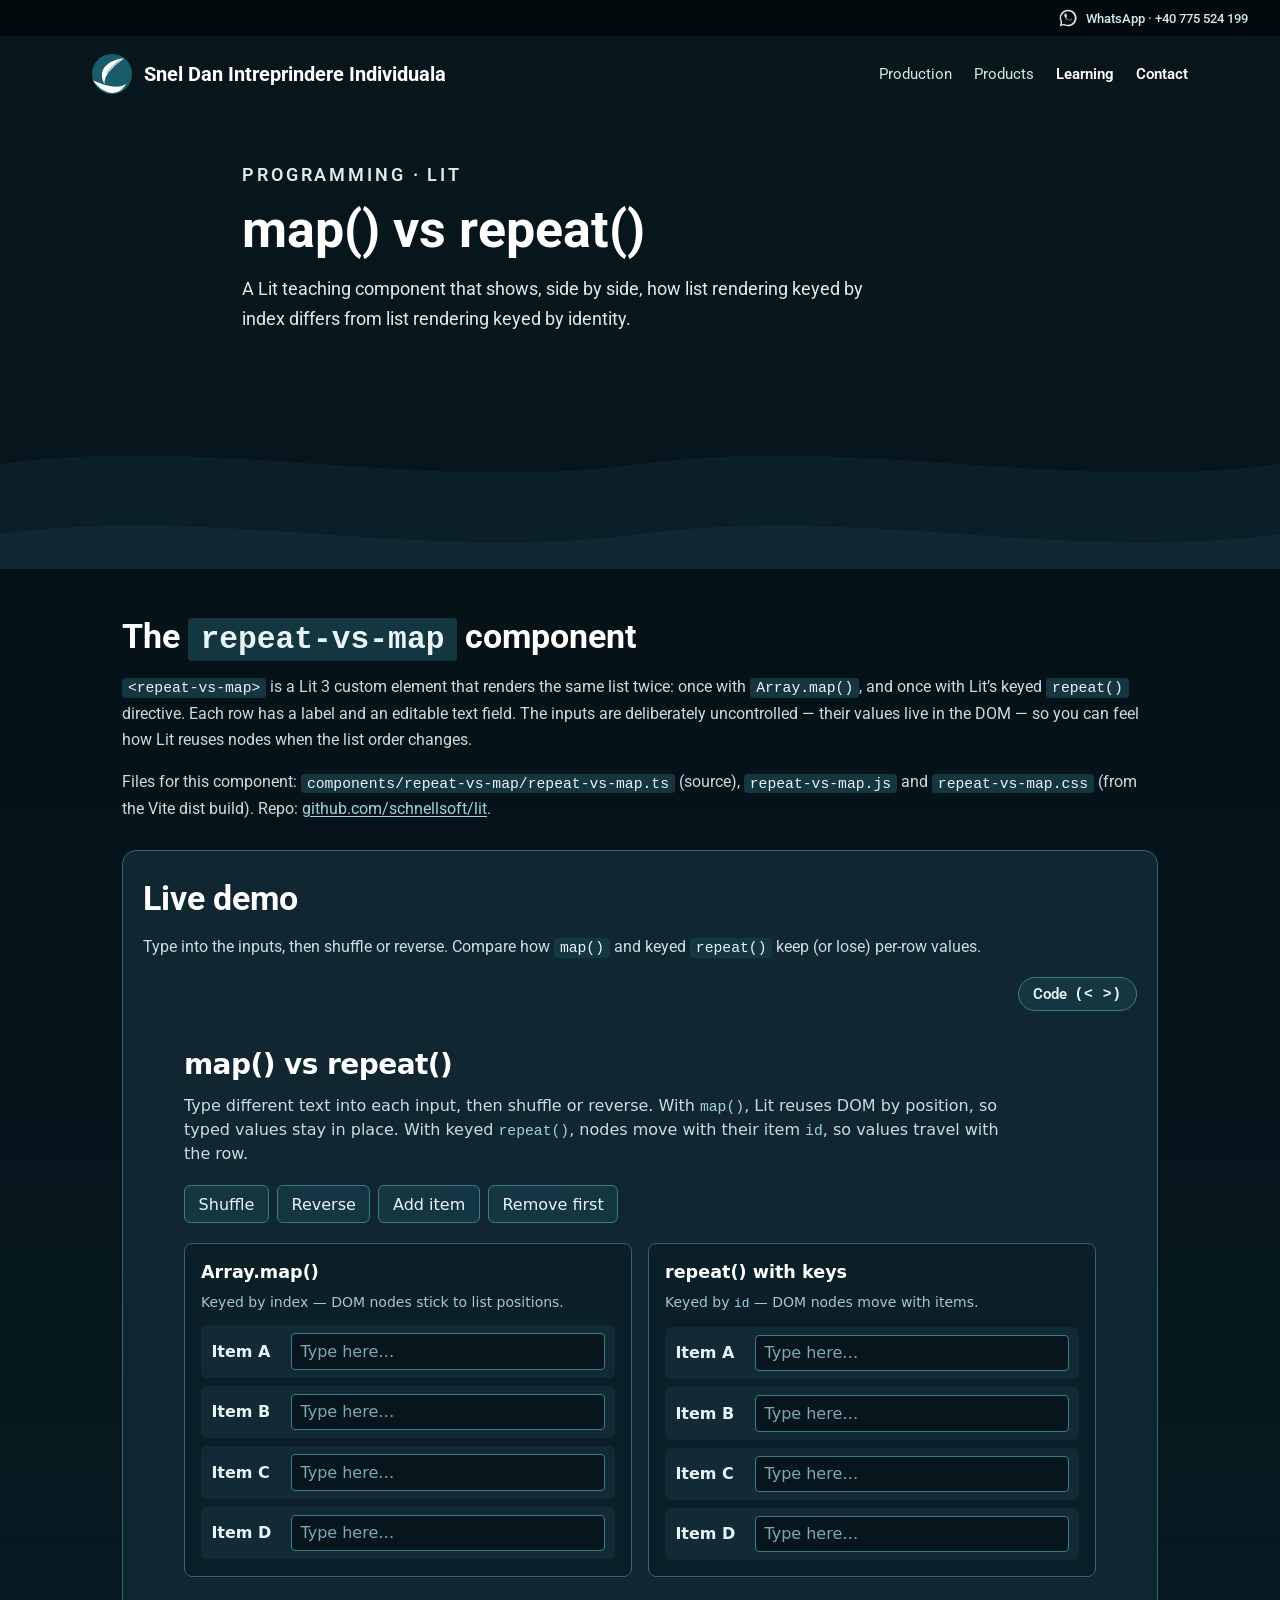
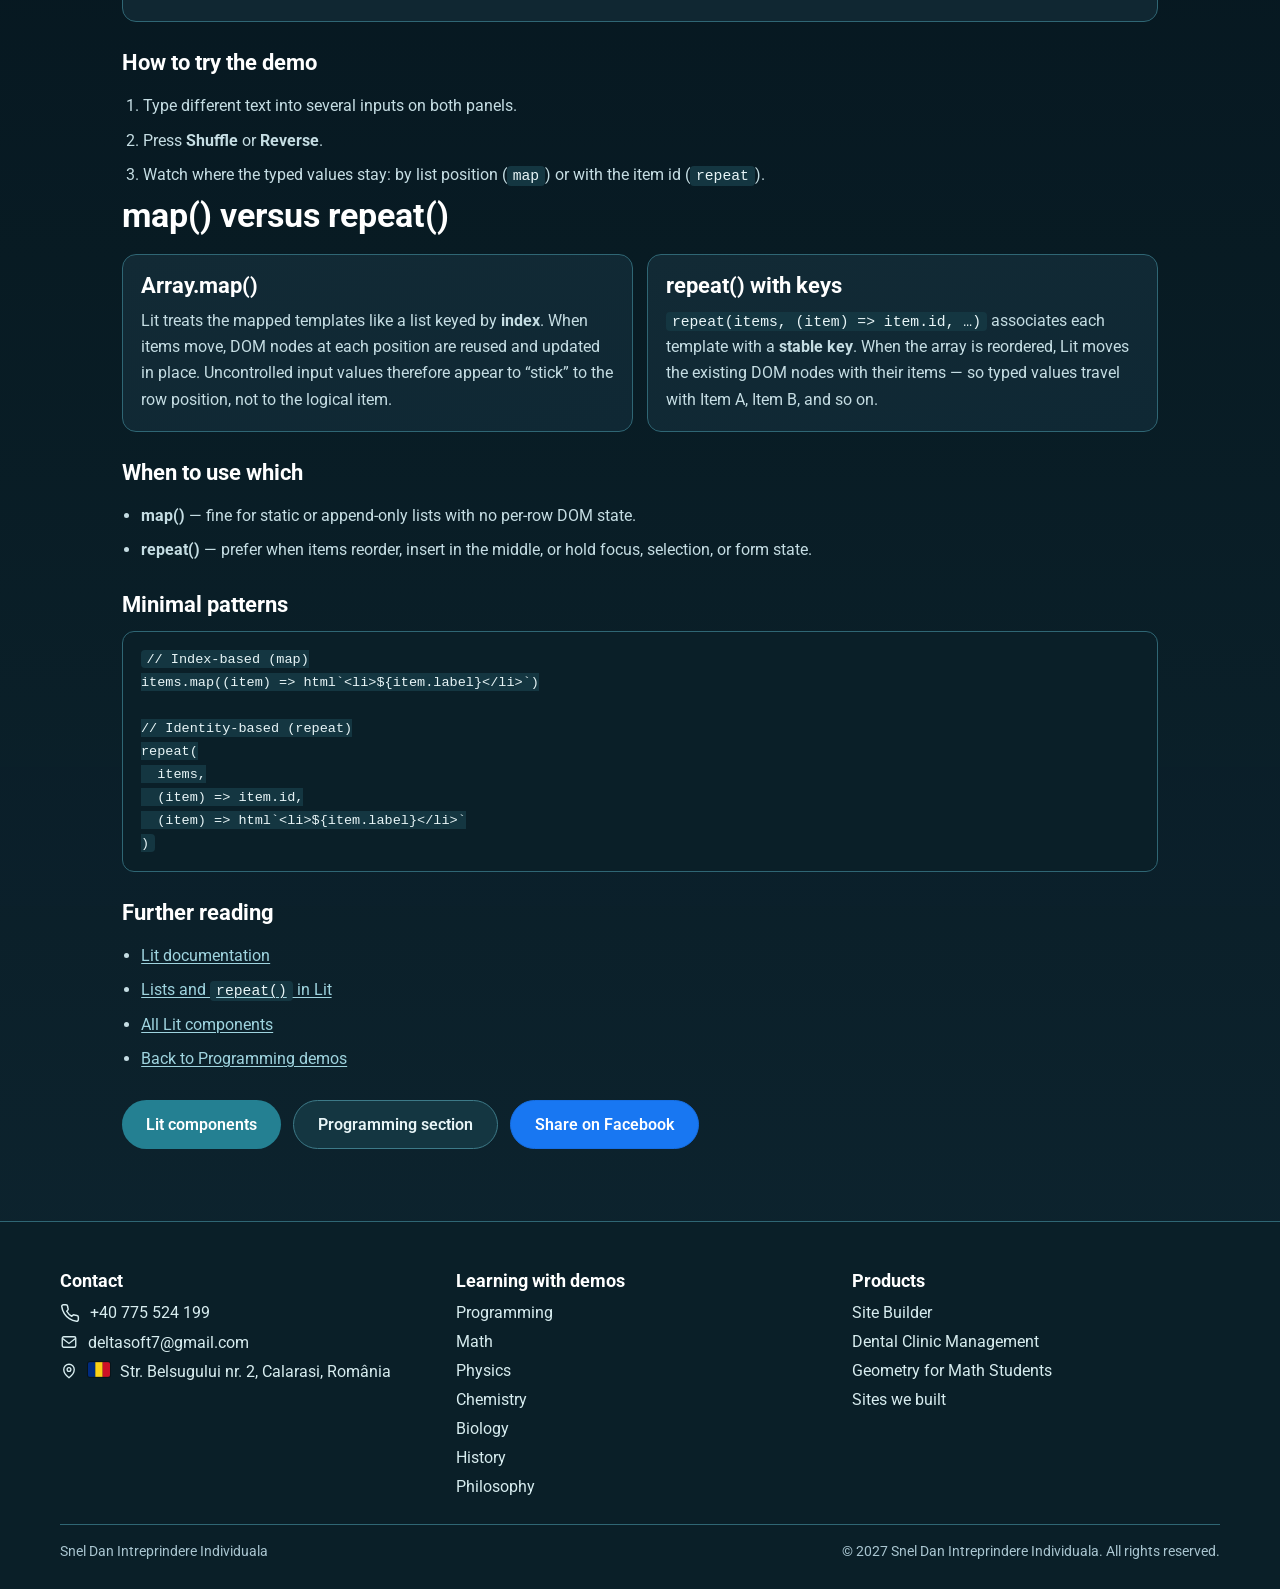
<file: docs/repeat-vs-map.html>
<!doctype html>
<html lang="en">
  <head>
    <meta charset="utf-8" />
    <meta name="viewport" content="width=device-width, initial-scale=1" />
    <title>
      map() vs repeat() | Lit | Learning with demos | Snel Dan Software
    </title>
    <meta
      name="description"
      content="Learn the difference between Array.map() and Lit's keyed repeat() directive with the repeat-vs-map teaching component."
    />
    <meta name="robots" content="index,follow" />
    <meta name="author" content="Snel Dan Intreprindere Individuala" />
    <link
      rel="canonical"
      href="https://schnellsoft.github.io/lit/repeat-vs-map.html"
    />
    <meta property="og:type" content="article" />
    <meta property="og:title" content="map() vs repeat() | Lit learning demo" />
    <meta
      property="og:description"
      content="Side-by-side Lit demo: why keyed repeat() preserves per-item DOM state while map() reuses nodes by index. Try the live teaching component."
    />
    <meta
      property="og:url"
      content="https://schnellsoft.github.io/lit/repeat-vs-map.html"
    />
    <meta property="og:locale" content="en_US" />
    <meta
      property="og:site_name"
      content="Snel Dan Intreprindere Individuala"
    />
    <meta
      property="og:image"
      content="https://schnellsoft.github.io/lit/assets/fff.png"
    />
    <meta
      property="og:image:secure_url"
      content="https://schnellsoft.github.io/lit/assets/fff.png"
    />
    <meta property="og:image:type" content="image/png" />
    <meta property="og:image:width" content="1290" />
    <meta property="og:image:height" content="892" />
    <meta
      property="og:image:alt"
      content="Live Lit demo: map() vs repeat() side-by-side panels"
    />
    <meta name="twitter:card" content="summary_large_image" />
    <meta
      name="twitter:title"
      content="map() vs repeat() | Lit learning demo"
    />
    <meta
      name="twitter:description"
      content="Side-by-side Lit demo of Array.map() versus keyed repeat()."
    />
    <meta
      name="twitter:image"
      content="https://schnellsoft.github.io/lit/assets/fff.png"
    />
    <link
      rel="icon"
      href="https://schnellsoft.github.io/favicon.ico"
      sizes="any"
    />
    <link
      rel="icon"
      type="image/png"
      sizes="32x32"
      href="https://schnellsoft.github.io/icons/favicon-32x32.png"
    />
    <link
      rel="apple-touch-icon"
      sizes="180x180"
      href="https://schnellsoft.github.io/icons/apple-touch-icon.png"
    />
    <meta name="color-scheme" content="dark" />
    <meta name="theme-color" content="#07151c" />
    <link
      href="https://fonts.googleapis.com/css2?family=Roboto:wght@400;500;700&amp;display=swap"
      rel="stylesheet"
    />
    <link rel="stylesheet" href="./assets/site-shared.css" />
    <!-- Component styles ship inside the Lit shadow root via the JS bundle.
         repeat-vs-map.css is the original Vite page shell CSS (kept with the component). -->
    <script
      type="module"
      src="./components/repeat-vs-map/repeat-vs-map.js"
    ></script>
    <style>
      main {
        max-width: 1100px;
      }
      .live-demo {
        margin: 28px 0 8px;
        padding: 8px 0 20px;
        border: 1px solid #2f6674;
        background: color-mix(in srgb, #122a35 88%, transparent);
        border-radius: 14px;
      }
      .live-demo > h2 {
        padding: 20px 20px 0;
      }
      .live-demo > p {
        padding: 0 20px;
      }
      .demo-toolbar {
        display: flex;
        justify-content: flex-end;
        padding: 0 20px 10px;
      }
      .btn-code {
        display: inline-flex;
        align-items: center;
        gap: 0.45rem;
        font: inherit;
        font-size: 0.92rem;
        font-weight: 600;
        cursor: pointer;
        padding: 0.45rem 0.9rem;
        border: 1.5px solid #3d7a88;
        border-radius: 999px;
        background: #143641;
        color: #e8f5f7;
      }
      .btn-code:hover {
        background: #1a5c6b;
      }
      .btn-code .brackets {
        font-family: ui-monospace, SFMono-Regular, Menlo, Consolas, monospace;
        font-weight: 700;
        letter-spacing: 0.04em;
      }
      dialog:modal {
        overscroll-behavior: contain;
      }
      dialog.code-dialog[open] {
        width: min(920px, calc(100vw - 2rem));
        max-height: min(85vh, 900px);
        margin: auto;
        padding: 0;
        border: 1px solid #3d7a88;
        border-radius: 14px;
        background: #0a1f28;
        color: #e8f5f7;
        box-shadow: 0 24px 64px rgb(2 10 14 / 55%);
      }
      dialog.code-dialog::backdrop {
        background: rgb(2 10 14 / 72%);
        backdrop-filter: blur(2px);
        overflow: hidden;
        overscroll-behavior: contain;
      }
      .code-dialog-header {
        display: flex;
        align-items: center;
        justify-content: space-between;
        gap: 12px;
        padding: 14px 16px;
        border-bottom: 1px solid #2f6674;
      }
      .code-dialog-header h2 {
        margin: 0;
        font-family: Roboto, system-ui, sans-serif;
        font-size: 1.15rem;
        color: #fff;
      }
      .code-dialog-header button {
        font: inherit;
        font-weight: 600;
        cursor: pointer;
        padding: 0.4rem 0.85rem;
        border: 1px solid #3d7a88;
        border-radius: 999px;
        background: #1a5c6b;
        color: #fff;
      }
      .code-dialog-body {
        margin: 0;
        padding: 16px 18px 20px;
        overflow: auto;
        max-height: calc(min(85vh, 900px) - 4rem);
        font-family: ui-monospace, SFMono-Regular, Menlo, Consolas, monospace;
        font-size: 0.82rem;
        line-height: 1.55;
        color: #dcecf0;
        background: #07151c;
        border-radius: 0 0 14px 14px;
        white-space: pre;
      }
      .code-dialog-body code {
        background: transparent;
        padding: 0;
        color: inherit;
        font: inherit;
      }
      main h3 {
        margin: 28px 0 10px;
        font-family: Roboto, system-ui, sans-serif;
        font-size: 1.35rem;
        color: #fff;
      }
      main code,
      main pre {
        font-family: ui-monospace, SFMono-Regular, Menlo, Consolas, monospace;
        font-size: 0.92em;
      }
      main code {
        background: #143641;
        padding: 0.12em 0.4em;
        border-radius: 4px;
        color: #e8f5f7;
      }
      main pre {
        margin: 14px 0;
        padding: 16px 18px;
        overflow-x: auto;
        border-radius: 12px;
        border: 1px solid #2f6674;
        background: #0a1f28;
        color: #dcecf0;
        line-height: 1.55;
      }
      .compare {
        display: grid;
        grid-template-columns: 1fr 1fr;
        gap: 14px;
        margin: 18px 0 8px;
      }
      .compare article {
        background: linear-gradient(165deg, #122a35, #0f2834);
        border: 1px solid #2f6674;
        border-radius: 14px;
        padding: 18px;
      }
      .compare h3 {
        margin-top: 0;
      }
      .compare p {
        margin: 0;
      }
      @media (max-width: 700px) {
        .compare {
          grid-template-columns: 1fr;
        }
      }
    </style>
  </head>
  <body>
    <div class="site-page">
      <div class="top-bar">
        <a
          href="https://wa.me/40775524199"
          target="_blank"
          rel="noopener noreferrer"
          aria-label="WhatsApp +40 775 524 199"
        >
          <svg
            viewBox="0 0 24 24"
            width="20"
            height="20"
            aria-hidden="true"
            fill="currentColor"
          >
            <path
              d="M17.5 14.4c-.3-.1-1.6-.8-1.9-.9s-.4-.1-.6.1-.7.9-.8 1-.3.2-.6.1a7.4 7.4 0 0 1-2.2-1.4 8.2 8.2 0 0 1-1.5-1.9c-.2-.3 0-.4.1-.6l.5-.6c.1-.2.2-.3.3-.5s0-.4 0-.5-.6-1.5-.8-2-.2-.5-.5-.5h-.5c-.2 0-.5.1-.7.3a2.4 2.4 0 0 0-.8 1.8 4.2 4.2 0 0 0 .9 2.2 9.6 9.6 0 0 0 3.7 3.5 12 12 0 0 0 1.3.5h.4c.4 0 .7 0 1-.2a4.6 4.6 0 0 0 1.1-.7 2 2 0 0 0 .4-1.2c0-.1 0-.2-.2-.3z"
            />
            <path
              d="M12 2a10 10 0 0 0-8.7 14.9L2 22l5.2-1.4A10 10 0 1 0 12 2zm0 18.2a8.2 8.2 0 0 1-4.2-1.1l-.3-.2-3.1.8.8-3-.2-.3A8.2 8.2 0 1 1 12 20.2z"
            />
          </svg>
          <span>WhatsApp · +40 775 524 199</span>
        </a>
      </div>
      <div class="hero-band">
        <header class="site-header">
          <a class="brand" href="https://schnellsoft.github.io/"
            ><svg
              viewBox="8.9 10.3 30.8 30.8"
              width="40"
              height="40"
              aria-hidden="true"
            >
              <circle cx="24.3" cy="25.7" r="15.4" fill="#1a5c6b" />
              <path
                d="M0,0 C-0.4186,-.25 -0.2963,-.7 0.1497,-1 C0.0146,-.7 -0.186,-.25 0,0Z"
                transform="translate(18.7085 33.5034) rotate(28.2518) scale(24.6479)"
                fill="#fff"
              />
              <path
                d="M0,0 C-0.4186,-.25 -0.2963,-.7 0.1497,-1 C0.0146,-.7 -0.186,-.25 0,0Z"
                transform="translate(35.1457 33.2086) rotate(-92.8061) scale(25.4331)"
                fill="#fff"
              />
              <path
                d="M30.0178,15.2683 C29.7287,15.5036 28.8621,16.1959 28.2834,16.68 C27.7046,17.1641 27.118,17.6627 26.5452,18.1728 C25.9723,18.6829 25.3989,19.2063 24.8463,19.7406 C24.2937,20.2748 23.7477,20.8213 23.2298,21.3781 C22.7118,21.9348 22.2075,22.5029 21.7386,23.0809 C21.2696,23.6589 20.6366,24.5518 20.4163,24.846"
                fill="none"
                stroke="#1a5c6b"
                stroke-width=".5"
                stroke-linecap="round"
              /></svg
            ><span>Snel Dan Intreprindere Individuala</span></a
          >
          <div class="site-menu">
            <button
              class="site-menu-toggle"
              type="button"
              aria-label="Open navigation menu"
              aria-expanded="false"
              aria-controls="site-nav"
            >
              <svg
                viewBox="0 0 24 24"
                width="24"
                height="24"
                aria-hidden="true"
                fill="none"
                stroke="currentColor"
                stroke-width="2"
                stroke-linecap="round"
              >
                <path d="M4 6h16M4 12h16M4 18h16" />
              </svg>
            </button>
            <nav class="site-nav" id="site-nav">
              <a href="https://schnellsoft.github.io/#production">Production</a>
              <a href="https://schnellsoft.github.io/#products">Products</a>
              <a
                href="https://schnellsoft.github.io/#learning"
                aria-current="page"
                >Learning</a
              >
              <a href="https://schnellsoft.github.io/#contact" class="contact"
                >Contact</a
              >
            </nav>
          </div>
        </header>

        <div class="hero-inner">
          <p class="eyebrow">Programming · Lit</p>
          <h1>map() vs repeat()</h1>
          <p>
            A Lit teaching component that shows, side by side, how list
            rendering keyed by index differs from list rendering keyed by
            identity.
          </p>
        </div>
        <div>
          <svg
            class="wave"
            viewBox="0 0 1440 120"
            preserveAspectRatio="none"
            aria-hidden="true"
          >
            <path
              d="M0,60 C240,10 480,110 720,60 C960,10 1200,110 1440,60 L1440,120 L0,120Z"
              fill="#0a1f28"
            />
          </svg>
        </div>
      </div>
      <div style="background: #0a1f28">
        <svg
          class="wave"
          viewBox="0 0 1440 120"
          preserveAspectRatio="none"
          aria-hidden="true"
        >
          <path
            d="M0,60 C240,10 480,110 720,60 C960,10 1200,110 1440,60 L1440,120 L0,120Z"
            fill="#0f2834"
          />
        </svg>
      </div>

      <main>
        <h2>The <code>repeat-vs-map</code> component</h2>
        <p>
          <code>&lt;repeat-vs-map&gt;</code> is a Lit 3 custom element that
          renders the same list twice: once with <code>Array.map()</code>, and
          once with Lit&rsquo;s keyed <code>repeat()</code> directive. Each row
          has a label and an editable text field. The inputs are deliberately
          uncontrolled — their values live in the DOM — so you can feel how Lit
          reuses nodes when the list order changes.
        </p>
        <p>
          Files for this component:
          <code>components/repeat-vs-map/repeat-vs-map.ts</code> (source),
          <code>repeat-vs-map.js</code> and
          <code>repeat-vs-map.css</code> (from the Vite dist build). Repo:
          <a
            href="https://github.com/schnellsoft/lit"
            target="_blank"
            rel="noopener noreferrer"
            >github.com/schnellsoft/lit</a
          >.
        </p>

        <section class="live-demo" aria-label="Live repeat-vs-map demo">
          <h2>Live demo</h2>
          <p>
            Type into the inputs, then shuffle or reverse. Compare how
            <code>map()</code> and keyed <code>repeat()</code> keep (or lose)
            per-row values.
          </p>
          <div class="demo-toolbar">
            <button
              type="button"
              class="btn-code"
              id="open-component-code"
              aria-haspopup="dialog"
              aria-controls="component-code-dialog"
            >
              Code <span class="brackets">(&lt; &gt;)</span>
            </button>
          </div>
          <repeat-vs-map></repeat-vs-map>
        </section>

        <dialog
          class="code-dialog"
          id="component-code-dialog"
          closedby="any"
          aria-labelledby="component-code-title"
        >
          <div class="code-dialog-header">
            <h2 id="component-code-title">repeat-vs-map.ts</h2>
            <form method="dialog">
              <button type="submit" autofocus>Close</button>
            </form>
          </div>
          <pre class="code-dialog-body"><code id="component-code-source">Loading…</code></pre>
        </dialog>

        <h3>How to try the demo</h3>
        <ol
          class="feature-list"
          style="list-style: decimal; padding-left: 1.3em"
        >
          <li>Type different text into several inputs on both panels.</li>
          <li>Press <strong>Shuffle</strong> or <strong>Reverse</strong>.</li>
          <li>
            Watch where the typed values stay: by list position
            (<code>map</code>) or with the item id (<code>repeat</code>).
          </li>
        </ol>

        <h2>map() versus repeat()</h2>
        <div class="compare">
          <article>
            <h3>Array.map()</h3>
            <p>
              Lit treats the mapped templates like a list keyed by
              <strong>index</strong>. When items move, DOM nodes at each
              position are reused and updated in place. Uncontrolled input
              values therefore appear to &ldquo;stick&rdquo; to the row
              position, not to the logical item.
            </p>
          </article>
          <article>
            <h3>repeat() with keys</h3>
            <p>
              <code>repeat(items, (item) =&gt; item.id, &hellip;)</code>
              associates each template with a <strong>stable key</strong>. When
              the array is reordered, Lit moves the existing DOM nodes with
              their items — so typed values travel with Item A, Item B, and so
              on.
            </p>
          </article>
        </div>

        <h3>When to use which</h3>
        <ul class="feature-list">
          <li>
            <strong>map()</strong> — fine for static or append-only lists with
            no per-row DOM state.
          </li>
          <li>
            <strong>repeat()</strong> — prefer when items reorder, insert in the
            middle, or hold focus, selection, or form state.
          </li>
        </ul>

        <h3>Minimal patterns</h3>
        <pre><code>// Index-based (map)
items.map((item) =&gt; html`&lt;li&gt;$&#123;item.label&#125;&lt;/li&gt;`)

// Identity-based (repeat)
repeat(
  items,
  (item) =&gt; item.id,
  (item) =&gt; html`&lt;li&gt;$&#123;item.label&#125;&lt;/li&gt;`
)</code></pre>

        <h3>Further reading</h3>
        <ul class="feature-list">
          <li>
            <a
              href="https://lit.dev/docs/"
              target="_blank"
              rel="noopener noreferrer"
              >Lit documentation</a
            >
          </li>
          <li>
            <a
              href="https://lit.dev/docs/templates/lists/"
              target="_blank"
              rel="noopener noreferrer"
              >Lists and <code>repeat()</code> in Lit</a
            >
          </li>
          <li><a href="./index.html">All Lit components</a></li>
          <li>
            <a href="https://schnellsoft.github.io/learning/programming.html"
              >Back to Programming demos</a
            >
          </li>
        </ul>

        <div class="cta-row">
          <a class="btn btn-primary" href="./index.html">Lit components</a>
          <a
            class="btn btn-ghost"
            href="https://schnellsoft.github.io/learning/programming.html"
            >Programming section</a
          >
          <a
            class="btn btn-facebook"
            href="https://www.facebook.com/sharer/sharer.php?u=https%3A%2F%2Fschnellsoft.github.io%2Flit%2Frepeat-vs-map.html"
            target="_blank"
            rel="noopener noreferrer"
            >Share on Facebook</a
          >
        </div>
      </main>

      <footer class="site-footer">
        <div class="footer-grid">
          <div>
            <h3>Contact</h3>
            <ul class="footer-contacts">
              <li>
                <svg
                  viewBox="0 0 24 24"
                  width="20"
                  height="20"
                  aria-hidden="true"
                  fill="none"
                  stroke="currentColor"
                  stroke-width="1.8"
                  stroke-linecap="round"
                  stroke-linejoin="round"
                >
                  <path
                    d="M22 16.9v3a2 2 0 0 1-2.2 2 19.8 19.8 0 0 1-8.6-3.1 19.5 19.5 0 0 1-6-6 19.8 19.8 0 0 1-3.1-8.7A2 2 0 0 1 4.1 2h3a2 2 0 0 1 2 1.7c.1 1 .3 2 .6 2.9a2 2 0 0 1-.5 2.1L8.1 9.9a16 16 0 0 0 6 6l1.2-1.1a2 2 0 0 1 2.1-.4c.9.3 1.9.5 2.9.6a2 2 0 0 1 1.7 2z"
                  /></svg
                ><a href="tel:+40775524199">+40 775 524 199</a>
              </li>
              <li>
                <svg
                  viewBox="0 0 24 24"
                  width="18"
                  height="18"
                  aria-hidden="true"
                  fill="none"
                  stroke="currentColor"
                  stroke-width="1.8"
                >
                  <rect x="3" y="5" width="18" height="14" rx="2" />
                  <path d="m3 7 9 7 9-7" /></svg
                ><a href="mailto:deltasoft7@gmail.com">deltasoft7@gmail.com</a>
              </li>
              <li>
                <svg
                  viewBox="0 0 24 24"
                  width="18"
                  height="18"
                  aria-hidden="true"
                  fill="none"
                  stroke="currentColor"
                  stroke-width="1.8"
                >
                  <path d="M12 21s7-5.3 7-11a7 7 0 1 0-14 0c0 5.7 7 11 7 11z" />
                  <circle cx="12" cy="10" r="2.5" /></svg
                ><svg
                  class="ro-flag"
                  viewBox="0 0 27 18"
                  width="22"
                  height="15"
                  aria-label="Romania"
                  role="img"
                >
                  <rect width="9" height="18" fill="#002B7F" />
                  <rect x="9" width="9" height="18" fill="#FCD116" />
                  <rect x="18" width="9" height="18" fill="#CE1126" /></svg
                ><span>Str. Belsugului nr. 2, Calarasi, România</span>
              </li>
            </ul>
          </div>
          <div>
            <h3>Learning with demos</h3>
            <ul class="footer-contacts">
              <li>
                <a
                  href="https://schnellsoft.github.io/learning/programming.html"
                  >Programming</a
                >
              </li>
              <li>
                <a href="https://schnellsoft.github.io/learning/math.html"
                  >Math</a
                >
              </li>
              <li>
                <a href="https://schnellsoft.github.io/learning/physics.html"
                  >Physics</a
                >
              </li>
              <li>
                <a href="https://schnellsoft.github.io/learning/chemistry.html"
                  >Chemistry</a
                >
              </li>
              <li>
                <a href="https://schnellsoft.github.io/learning/biology.html"
                  >Biology</a
                >
              </li>
              <li>
                <a href="https://schnellsoft.github.io/learning/history.html"
                  >History</a
                >
              </li>
              <li>
                <a href="https://schnellsoft.github.io/learning/philosophy.html"
                  >Philosophy</a
                >
              </li>
            </ul>
          </div>
          <div>
            <h3>Products</h3>
            <ul class="footer-contacts">
              <li>
                <a
                  href="https://schnellsoft.github.io/products/site-builder.html"
                  >Site Builder</a
                >
              </li>
              <li>
                <a href="https://schnellsoft.github.io/products/dcms.html"
                  >Dental Clinic Management</a
                >
              </li>
              <li>
                <a href="https://schnellsoft.github.io/products/geometry.html"
                  >Geometry for Math Students</a
                >
              </li>
              <li>
                <a href="https://schnellsoft.github.io/products/portfolio.html"
                  >Sites we built</a
                >
              </li>
            </ul>
          </div>
        </div>
        <div class="footer-bottom">
          <span>Snel Dan Intreprindere Individuala</span>
          <span
            >© 2027 Snel Dan Intreprindere Individuala. All rights
            reserved.</span
          >
        </div>
      </footer>
      <script src="./assets/nav.js"></script>
      <script type="module">
        const dialog = document.getElementById("component-code-dialog");
        const openBtn = document.getElementById("open-component-code");
        const codeEl = document.getElementById("component-code-source");
        const sourceUrl = "./components/repeat-vs-map/repeat-vs-map.ts";
        let loaded = false;

        async function ensureSource() {
          if (loaded) return;
          try {
            const res = await fetch(sourceUrl);
            if (!res.ok) throw new Error(String(res.status));
            codeEl.textContent = await res.text();
            loaded = true;
          } catch {
            codeEl.textContent =
              "Could not load component source. See components/repeat-vs-map/repeat-vs-map.ts in the repository.";
          }
        }

        openBtn?.addEventListener("click", async () => {
          await ensureSource();
          dialog?.showModal();
        });

        // Light-dismiss fallback where closedby is unsupported (e.g. Safari).
        if (dialog && !("closedBy" in HTMLDialogElement.prototype)) {
          const outside = (event) => {
            const rect = dialog.getBoundingClientRect();
            return (
              event.clientX < rect.left ||
              event.clientX > rect.right ||
              event.clientY < rect.top ||
              event.clientY > rect.bottom
            );
          };
          let pressedOutside = false;
          dialog.addEventListener("pointerdown", (event) => {
            pressedOutside = outside(event);
          });
          dialog.addEventListener("pointerup", (event) => {
            if (pressedOutside && outside(event)) dialog.close();
          });
        }
      </script>
    </div>
  </body>
</html>
</file>
<file: docs/assets/site-shared.css>
/* Shared chrome for Lit teaching pages — dark theme */
*,
*::before,
*::after {
  box-sizing: border-box
}

html {
  color-scheme: dark;
  accent-color: #3d9aab;
  scroll-behavior: smooth
}

body {
  margin: 0;
  font-family: Roboto, system-ui, sans-serif;
  color: #e8f5f7;
  background: #07151c
}

a {
  color: inherit
}

a:hover {
  opacity: .85
}

:focus-visible {
  outline: 3px solid #7eb8c4;
  outline-offset: 4px
}

.site-page {
  --theme-color: #1a5c6b;
  --deep-color: #07151c;
  --ink: #e8f5f7;
  --mist: #0f2834;
  --foam: #143641;
  --card: #122a35;
  --card-edge: #2f6674;
  --muted: #b7d7de;
  min-height: 100vh;
  display: flex;
  flex-direction: column;
  background:
    linear-gradient(180deg, color-mix(in srgb, #020a0e 70%, transparent), color-mix(in srgb, #0f2834 88%, transparent)),
    url("https://images.unsplash.com/photo-1741533748911-444e33e4b023?auto=format&fit=crop&w=1600&q=70") center 35% / cover fixed
}

.top-bar {
  display: flex;
  justify-content: flex-end;
  align-items: center;
  gap: 12px;
  padding: 8px 32px;
  background: #020a0e;
  font-size: 13px
}

.top-bar a {
  display: inline-flex;
  align-items: center;
  gap: 8px;
  color: #d0e8ed;
  text-decoration: none;
  font-weight: 500
}

.site-header {
  max-width: 1160px;
  margin: 0 auto;
  padding: 18px 32px;
  display: flex;
  align-items: center;
  justify-content: space-between;
  gap: 16px;
  flex-wrap: wrap;
  width: 100%
}

.brand {
  display: flex;
  align-items: center;
  gap: 12px;
  color: #fff;
  text-decoration: none;
  font-family: Roboto, system-ui, sans-serif;
  font-weight: 700;
  font-size: 20px
}

.site-nav {
  display: flex;
  gap: 22px;
  flex-wrap: wrap;
  font-size: 15px
}

.site-nav a {
  color: #d0e8ed;
  text-decoration: none
}

.site-nav a[aria-current="page"],
.site-nav a.contact {
  color: #fff;
  font-weight: 600
}

.site-menu-toggle {
  display: none
}

.hero-band {
  background: #07151c;
  color: #fff;
  position: relative
}

.hero-inner {
  max-width: 860px;
  margin: 0 auto;
  padding: 48px 32px 96px
}

.eyebrow {
  font-size: 13px;
  letter-spacing: .16em;
  text-transform: uppercase;
  color: #b7dfe7;
  font-weight: 600
}

.hero-inner h1 {
  margin: 12px 0 16px;
  font-family: Roboto, system-ui, sans-serif;
  font-size: clamp(32px, 5vw, 52px);
  line-height: 1.08;
  font-weight: 700
}

.hero-inner p {
  margin: 0;
  font-size: 18px;
  line-height: 1.65;
  color: #dcecf0;
  max-width: 640px
}

.wave {
  display: block;
  width: 100%;
  height: 70px
}

main {
  flex: 1;
  max-width: 860px;
  margin: 0 auto;
  padding: 48px 32px 72px;
  width: 100%;
  color: #e8f5f7
}

main h2 {
  margin: 0 0 14px;
  font-family: Roboto, system-ui, sans-serif;
  font-size: clamp(24px, 3vw, 34px);
  line-height: 1.15;
  font-weight: 700;
  color: #fff
}

main p,
main li {
  line-height: 1.65;
  color: #c5dde3
}

main a:not(.btn) {
  color: #9fd4df;
  text-decoration-thickness: 1px;
  text-underline-offset: 2px
}

.feature-list {
  margin: 18px 0 0;
  padding-left: 1.2em
}

.feature-list li {
  margin: 0 0 8px
}

.cta-row {
  display: flex;
  flex-wrap: wrap;
  gap: 12px;
  margin-top: 28px
}

.btn {
  display: inline-flex;
  align-items: center;
  justify-content: center;
  padding: 14px 24px;
  border-radius: 999px;
  font-weight: 600;
  text-decoration: none
}

.btn-primary {
  background: #248092;
  color: #fff
}

.btn-ghost {
  border: 1.5px solid #3d7a88;
  color: #e8f5f7;
  background: #143641
}

.btn-facebook {
  background: #1877f2;
  color: #fff;
  border: 1.5px solid #166fe5
}

.btn-facebook:hover {
  opacity: 1;
  background: #166fe5
}

.site-footer {
  background: #0a1f28;
  color: #d7ecef;
  padding: 48px 32px 36px;
  margin-top: auto;
  border-top: 1px solid #2f6674
}

.footer-grid {
  max-width: 1160px;
  margin: 0 auto;
  display: grid;
  grid-template-columns: repeat(auto-fit, minmax(220px, 1fr));
  gap: 28px
}

.footer-grid h3 {
  margin: 0 0 12px;
  font-family: Roboto, system-ui, sans-serif;
  font-size: 18px;
  font-weight: 700;
  color: #fff
}

.footer-grid a {
  color: #d7ecef;
  text-decoration: none
}

.footer-contacts {
  list-style: none;
  margin: 0;
  padding: 0;
  display: flex;
  flex-direction: column;
  gap: 10px
}

.footer-contacts li {
  display: flex;
  align-items: flex-start;
  gap: 10px
}

.social-row {
  display: flex;
  flex-wrap: wrap;
  gap: 10px
}

.social-link {
  width: 42px;
  height: 42px;
  border-radius: 12px;
  border: 1px solid #3d7a88;
  display: inline-flex;
  align-items: center;
  justify-content: center;
  color: #fff;
  background: color-mix(in srgb, #07151c 55%, transparent)
}

.footer-bottom {
  max-width: 1160px;
  margin: 28px auto 0;
  padding-top: 18px;
  border-top: 1px solid #2f6674;
  display: flex;
  flex-wrap: wrap;
  gap: 12px;
  justify-content: space-between;
  font-size: 14px;
  color: #a9c5d0
}

.ro-flag {
  width: 22px;
  height: 15px;
  border-radius: 2px;
  flex: none;
  box-shadow: 0 0 0 1px rgb(0 0 0 / 35%)
}

@media (max-width: 700px) {
  .top-bar,
  .site-header,
  .hero-inner,
  main,
  .site-footer {
    padding-left: 20px;
    padding-right: 20px
  }

  .site-menu {
    margin-left: auto;
    position: relative
  }

  .site-menu-toggle {
    display: flex;
    width: 46px;
    height: 46px;
    align-items: center;
    justify-content: center;
    border: 1px solid #3d7a88;
    border-radius: 12px;
    background: transparent;
    color: #fff;
    cursor: pointer
  }

  .site-nav {
    display: none;
    position: absolute;
    top: calc(100% + 12px);
    right: 0;
    width: min(18rem, calc(100vw - 40px));
    padding: 14px;
    flex-direction: column;
    gap: 0;
    border: 1px solid #2f6674;
    border-radius: 14px;
    background: #0a1f28;
    z-index: 5
  }

  .site-menu-toggle[aria-expanded="true"] + .site-nav {
    display: flex
  }

  .site-nav a {
    padding: 13px 10px;
    border-radius: 8px
  }

  .site-page {
    background-attachment: scroll
  }
}

@media (prefers-reduced-motion: reduce) {
  html {
    scroll-behavior: auto
  }
}
</file>
